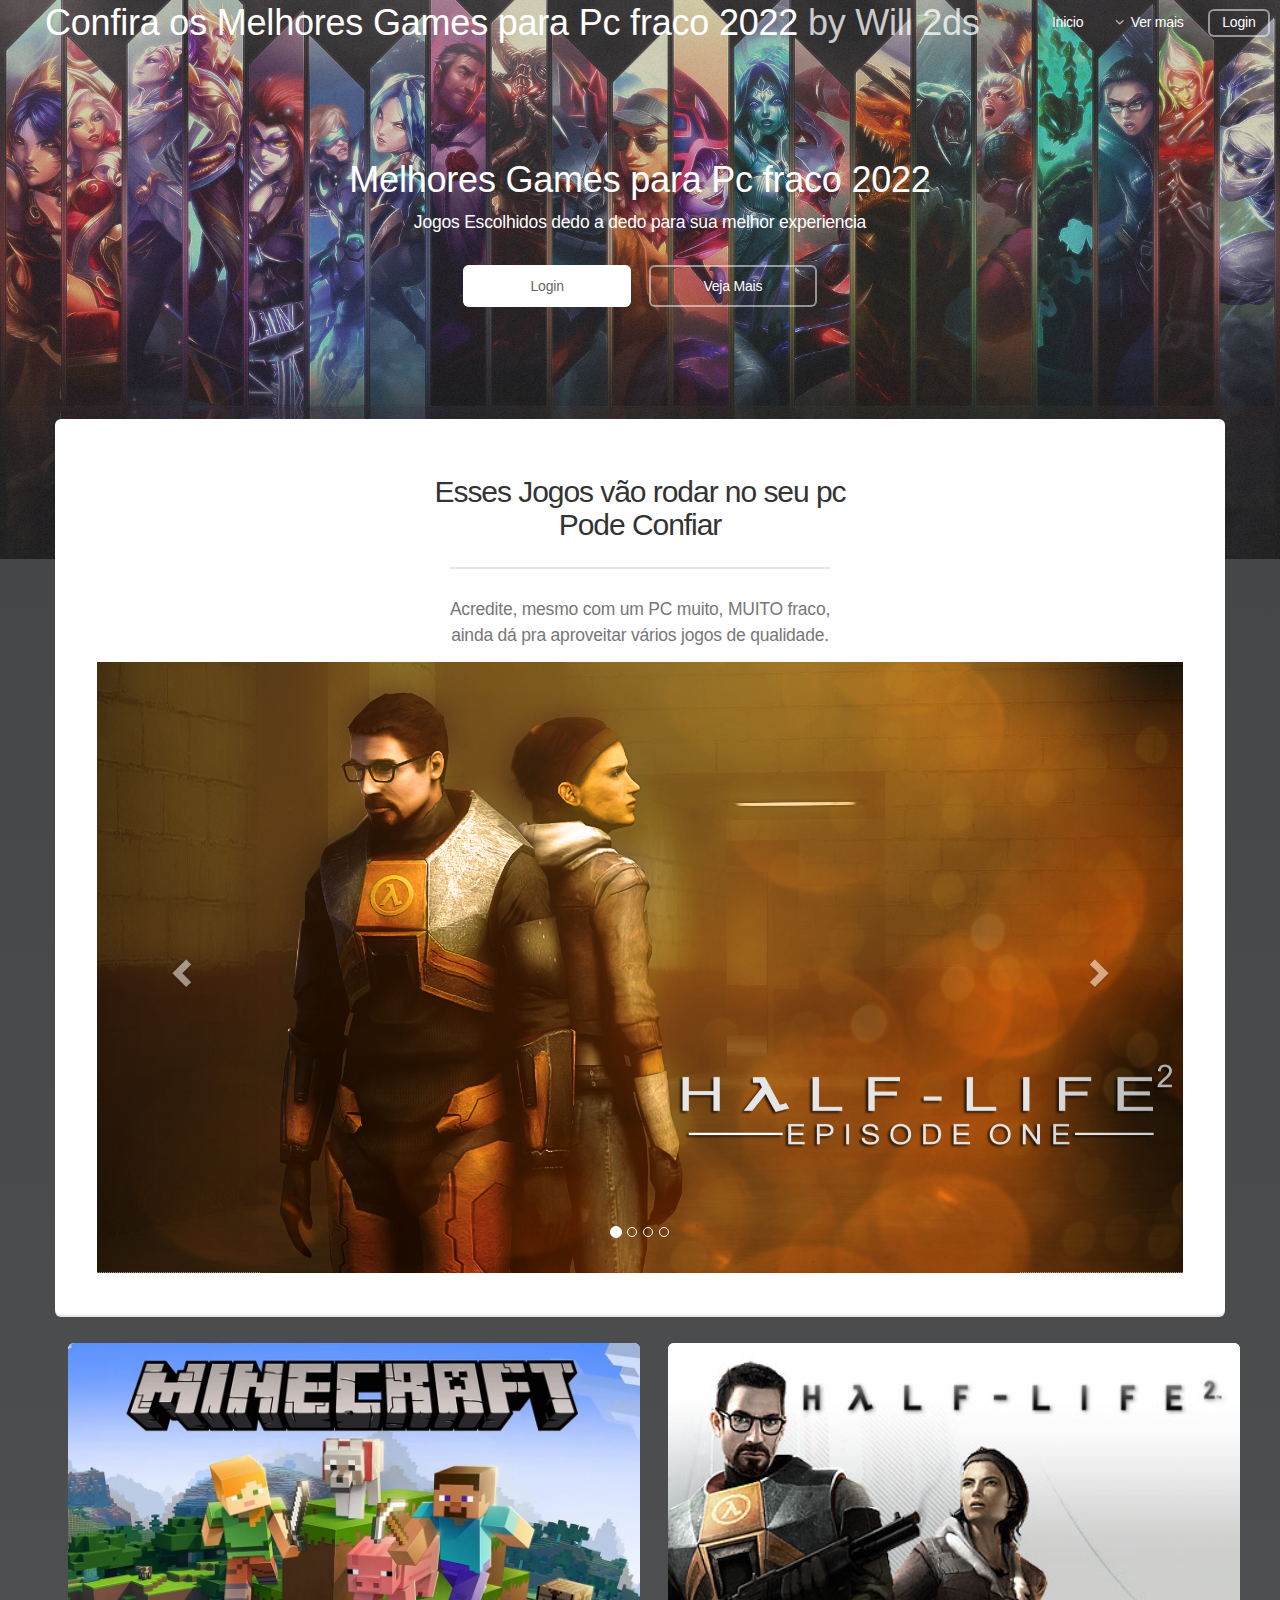
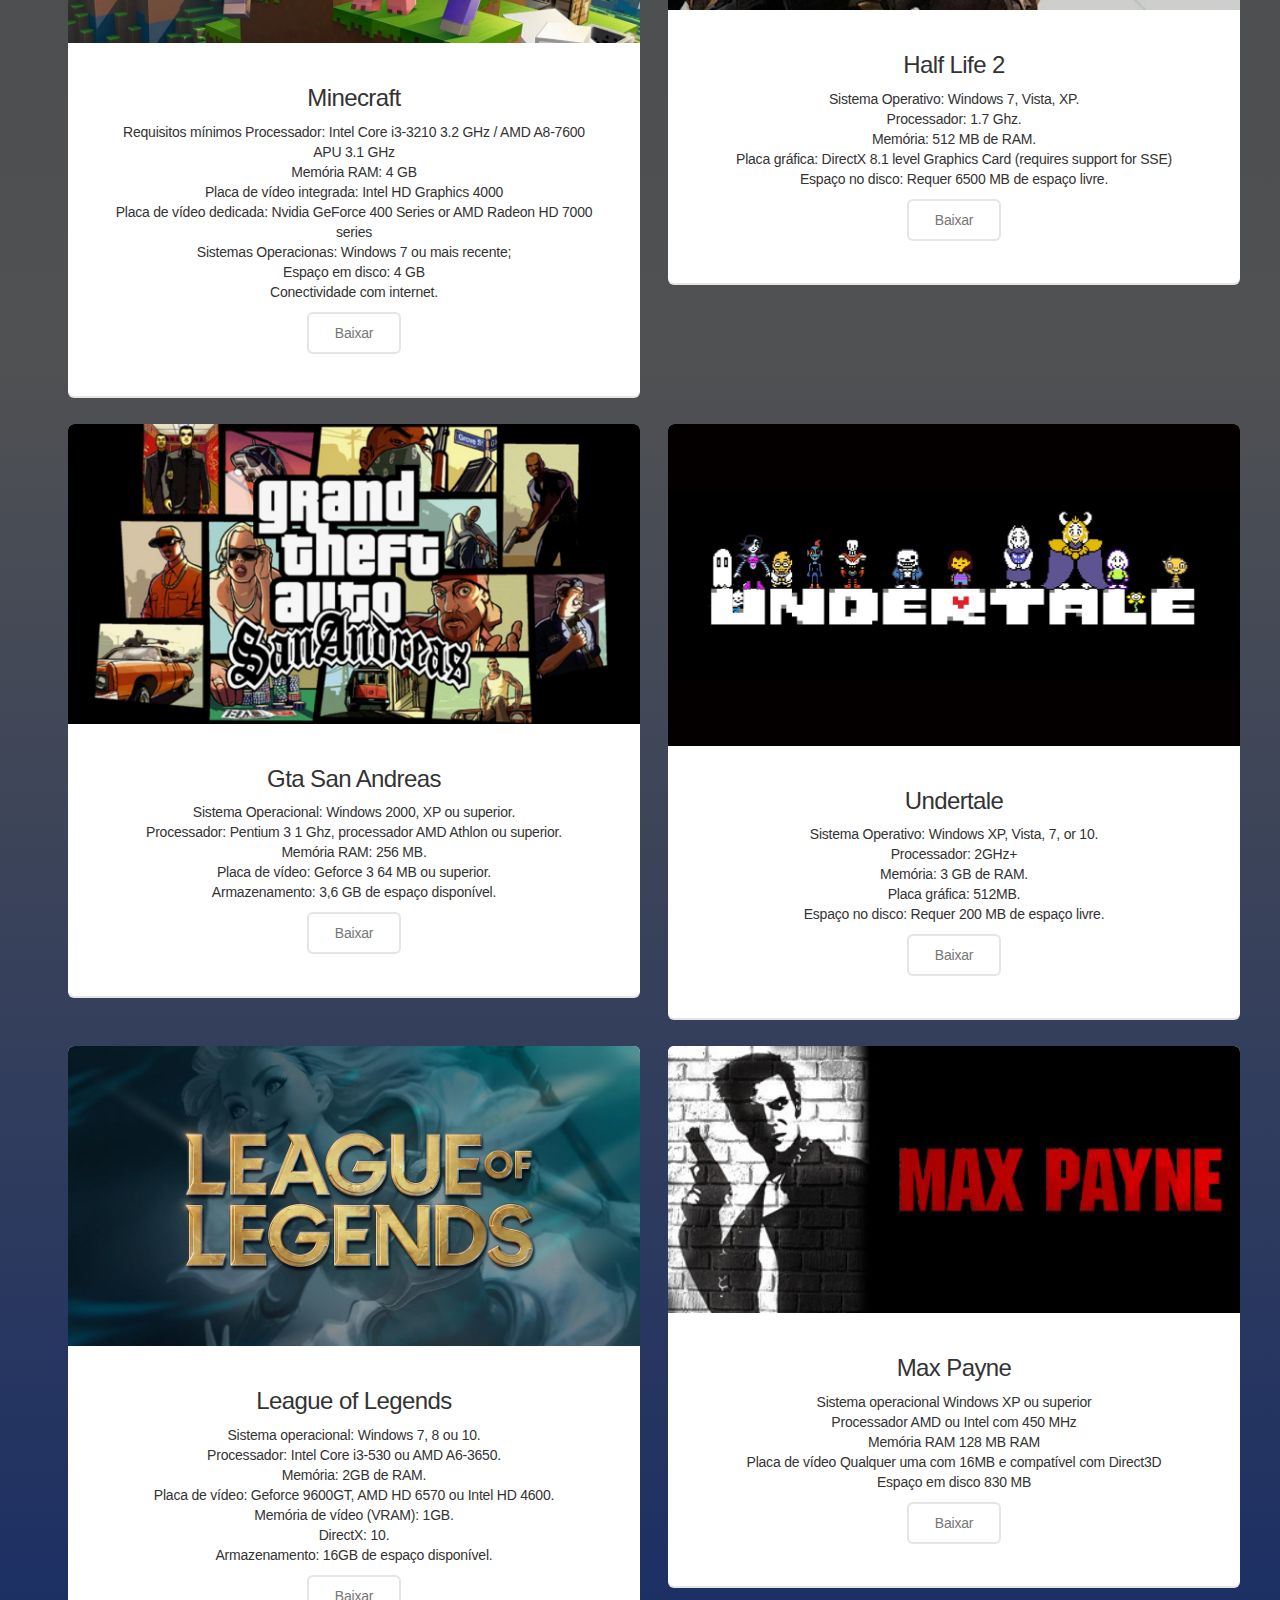
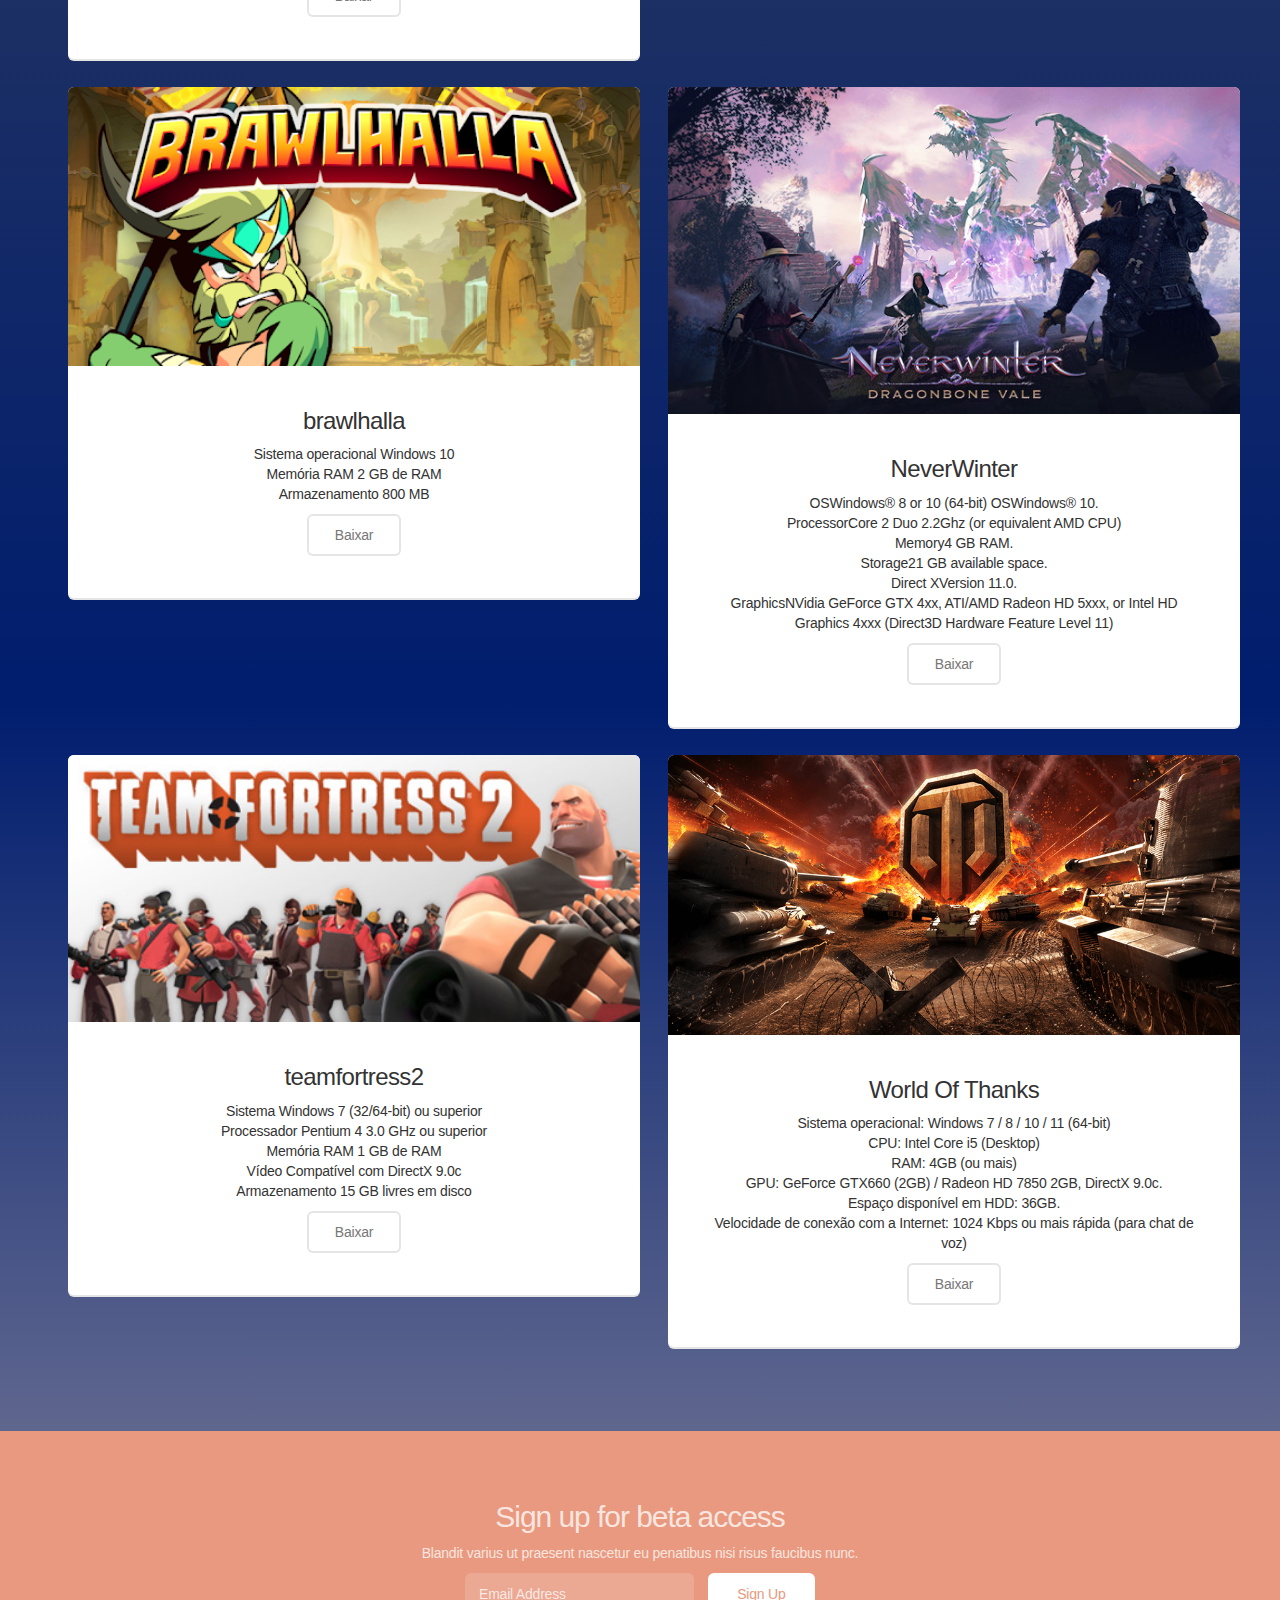
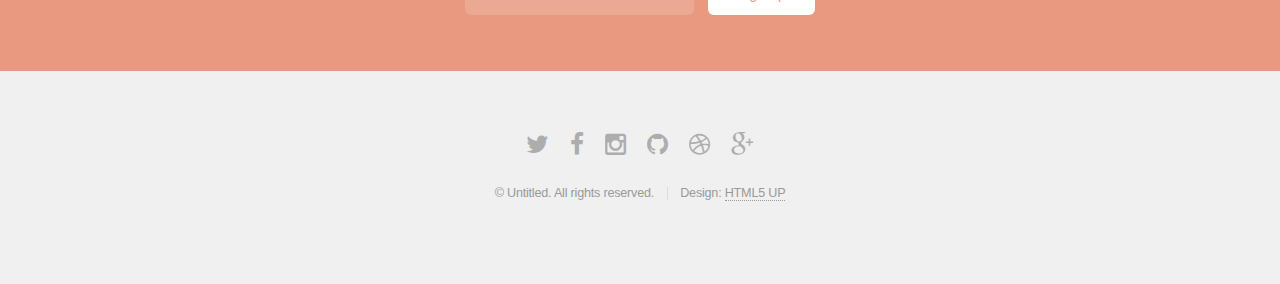
<file: index.html>
<!DOCTYPE HTML>
<!--
	Alpha by HTML5 UP
	html5up.net | @n33co
	Free for personal and commercial use under the CCA 3.0 license (html5up.net/license)
-->
<html>
<head>
	<title>Os melhores Games para Pc fraco</title>
	<meta http-equiv="content-type" content="text/html; charset=utf-8" />
	<meta name="description" content="" />
	<meta name="keywords" content="" />
	<!--[if lte IE 8]><script src="css/ie/html5shiv.js"></script><![endif]-->

	

	<script src="js/jquery.min.js"></script>
	<script src="js/jquery.dropotron.min.js"></script>
	<script src="js/jquery.scrollgress.min.js"></script>
	<script src="js/skel.min.js"></script>
	<script src="js/skel-layers.min.js"></script>
	<script src="js/init.js"></script>
	
	
	<link rel="stylesheet" href="http://maxcdn.bootstrapcdn.com/bootstrap/3.3.4/css/bootstrap.min.css">
	<script src="https://ajax.googleapis.com/ajax/libs/jquery/1.11.1/jquery.min.js"></script>
	<script src="http://maxcdn.bootstrapcdn.com/bootstrap/3.3.4/js/bootstrap.min.js"></script>
	<style>
	.carousel-inner > .item > img,
	.carousel-inner > .item > a > img {
		width: 100%;
		margin: auto;
	}
	</style>

	<noscript>
		<link rel="stylesheet" href="css/skel.css" />
		<link rel="stylesheet" href="css/style.css" />
		<link rel="stylesheet" href="css/style-wide.css" />
	</noscript>

	<!--[if lte IE 8]><link rel="stylesheet" href="css/ie/v8.css" /><![endif]-->
</head>
	<body class="landing">

		<!-- Header -->
			<header id="header" class="alt">
				<h1><a href="index.html">Confira os Melhores Games para Pc fraco 2022</a> by Will 2ds</h1>
				<nav id="nav">
					<ul>
						<li><a href="index.html">Inicio</a></li>
						<li>
							<a href="" class="icon fa-angle-down">Ver mais</a>
							<ul>
								<li><a href="generic.html">Jogo da Semana</a></li>
								<li><a href="contact.html">Sugestões</a></li>
								<li><a href="elements.html">Detalhes sobre os jogos</a></li>
								<li>
									<a href="">Onde Baixar?</a>
									<ul>
										<li><a href="#">Steam</a></li>
										<li><a href="#">Steam Verde</a></li>
										<li><a href="#">Steam Vermelha</a></li>
										<li><a href="#">Epic Games</a></li>
									</ul>
								</li>
							</ul>
						</li>
						<li><a href="teste.html" class="button">Login</a></li>
					</ul>
				</nav>
			</header>

		<!-- Banner -->
			<section id="banner">
				<h1>Melhores Games para Pc fraco 2022</h1>
				<p>Jogos Escolhidos dedo a dedo para sua melhor experiencia</p>
				<ul class="actions">
					<li><a href="teste.html" class="button special">Login</a></li>
					<li><a href="#" class="button">Veja Mais</a></li>
				</ul>
			</section>

		<!-- Main -->
			<section id="main" class="container">

				<section class="box special">
					<header class="major">
						<h2>
							Esses Jogos vão rodar no seu pc
							<br />
							Pode Confiar
						</h2>
						<p>
							Acredite, mesmo com um PC muito, MUITO fraco,<br />
							ainda dá pra aproveitar vários jogos de qualidade.
						</p>
					</header>
					<!--colocar carrocel -->
					<div id="myCarousel" class="carousel slide" data-ride="carousel">
						<!-- Indicators -->
						<ol class="carousel-indicators">
							<li data-target="#myCarousel" data-slide-to="0" class="active"></li>
							<li data-target="#myCarousel" data-slide-to="1"></li>
							<li data-target="#myCarousel" data-slide-to="2"></li>
							<li data-target="#myCarousel" data-slide-to="3"></li>
						</ol>

						<!-- Wrapper for slides -->
						<div class="carousel-inner" role="listbox">
							<div class="item active">
								<a href="#" class="jojo"><img src="images/1.jpg" alt="" /></a>
								<div class="carousel-caption">

								</div>
							</div>

							<div class="item">
								<a href="#" class="kim"><img src="images/2.jpg" alt="" /></a>
								<div class="carousel-caption">

								</div>
							</div>


							<div class="item">
								<a href="#" class="pic08"><img src="images/3.jpg" alt="" /></a>
								<div class="carousel-caption">

								</div>
							</div>

							<div class="item">
								<a href="#" class="bnh"><img src="images/4.jpg" alt="" /></a>
								<div class="carousel-caption">

								</div>
							</div>
						</div>

						<!-- Left and right controls -->
						<a class="left carousel-control" href="#myCarousel" role="button" data-slide="prev">
							<span class="glyphicon glyphicon-chevron-left" aria-hidden="true"></span>
							<span class="sr-only">Previous</span>
						</a>
						<a class="right carousel-control" href="#myCarousel" role="button" data-slide="next">
							<span class="glyphicon glyphicon-chevron-right" aria-hidden="true"></span>
							<span class="sr-only">Next</span>
						</a>
					</div>
				</section>
				<!--Icones-->
				<div id="app">

				</div>
				<!--Primeira Parte-->
				<div class="row">
					<div class="6u 12u(narrower)">

						<section class="box special">
							<span class="image featured"><img src="images/pic02.jpg" alt="" /></span>
							<h3>Minecraft</h3>
							<p>
								Requisitos mínimos
								Processador: Intel Core i3-3210 3.2 GHz / AMD A8-7600 APU 3.1 GHz<br>
								Memória RAM: 4 GB<br>
								Placa de vídeo integrada: Intel HD Graphics 4000 <BR>
								Placa de vídeo dedicada: Nvidia GeForce 400 Series or AMD Radeon HD 7000 series<BR>
								Sistemas Operacionas: Windows 7 ou mais recente;<br>
								Espaço em disco: 4 GB<br>
								Conectividade com internet.
							</p>
							<ul class="actions">
								<li><a href="https://tlauncher.org/en/" class="button alt">Baixar</a></li>

							</ul>
						</section>

					</div>
					<div class="6u 12u(narrower)">

						<section class="box special">
							<span class="image featured"><img src="images/pic03.jpg" alt="" /></span>
							<h3>Half Life 2</h3>
							<p>
								Sistema Operativo: Windows 7, Vista, XP.<br>
								Processador: 1.7 Ghz.<br>
								Memória: 512 MB de RAM.<br>
								Placa gráfica: DirectX 8.1 level Graphics Card (requires support for SSE)<br>
								Espaço no disco: Requer 6500 MB de espaço livre.<br>
							</p>
							<ul class="actions">
								<li><a href="https://steamunlocked.net/47-half-life-2-free-game-download/" class="button alt">Baixar</a></li>
							</ul>
						</section>

					</div>
				</div>
				<!--segunda parte-->
				<div class="row">
					<div class="6u 12u(narrower)">


						<section class="box special">
							<span class="image featured"><img src="images/GTA-San-Andreas-Logo.png" alt="" /></span>
							<h3>Gta San Andreas</h3>
							<p>
								Sistema Operacional: Windows 2000, XP ou superior.<br>
								Processador: Pentium 3 1 Ghz, processador AMD Athlon ou superior.<br>
								Memória RAM: 256 MB.<br>
								Placa de vídeo: Geforce 3 64 MB ou superior.<br>
								Armazenamento: 3,6 GB de espaço disponível.<br>
							</p>
							<ul class="actions">
								<li><a href="https://steamunlocked.net/47-grand-theft-auto-san-andreas-free-pc-download/" class="button alt">Baixar</a></li>
							</ul>
						</section>

					</div>
					<div class="6u 12u(narrower)">
						<section class="box special">
							<span class="image featured"><img src="images/Undertale.jpg" alt="" /></span>
							<h3>Undertale</h3>
							<p>
								Sistema Operativo: Windows XP, Vista, 7, or 10.<br>
								Processador: 2GHz+<br>
								Memória: 3 GB de RAM.<br>
								Placa gráfica: 512MB.<br>
								Espaço no disco: Requer 200 MB de espaço livre.<br>
							</p>
							<ul class="actions">
								<li><a href="https://steamunlocked.net/10-undertale-free-download/" class="button alt">Baixar</a></li>
							</ul>
						</section>

					</div>
				</div>
				<!--Terceira parte-->
				<div class="row">
					<div class="6u 12u(narrower)">
						<section class="box special">
							<span class="image featured"><img src="images/lol.jpg" alt="" /></span>
							<h3>League of Legends</h3>
							<p>
								Sistema operacional: Windows 7, 8 ou 10.<br>
								Processador: Intel Core i3-530 ou AMD A6-3650.<br>
								Memória: 2GB de RAM.<br>
								Placa de vídeo: Geforce 9600GT, AMD HD 6570 ou Intel HD 4600.<br>
								Memória de vídeo (VRAM): 1GB.<br>
								DirectX: 10.<br>
								Armazenamento: 16GB de espaço disponível.<br>
							</p>
							<ul class="actions">
								<li><a href="https://signup.leagueoflegends.com/pt-br/signup/redownload" class="button alt">Baixar</a></li>
							</ul>
						</section>

					</div>
					<div class="6u 12u(narrower)">
						<section class="box special">
							<span class="image featured"><img src="images/maxpayne.jpg" alt="" /></span>
							<h3>Max Payne</h3>
							<p>
								Sistema operacional	Windows XP ou superior<br>
								Processador	AMD ou Intel com 450 MHz<br>
								Memória RAM	128 MB RAM<br>
								Placa de vídeo	Qualquer uma com 16MB e compatível com Direct3D<br>
								Espaço em disco	830 MB<br>

							</p>
							<ul class="actions">
								<li><a href="https://steamunlocked.net/max-payne-free-download/" class="button alt">Baixar</a></li>
							</ul>
						</section>

					</div>
				</div>
				<!--Quarta Pagina-->
				<div class="row">
					<div class="6u 12u(narrower)">
						<section class="box special">
							<span class="image featured"><img src="images/brawlhalla.png" alt="" /></span>
							<h3>brawlhalla</h3>
							<p>

								Sistema operacional	Windows 10<br />
								Memória RAM	2 GB de RAM	<br />
								Armazenamento	800 MB	<br />
							</p>
							<ul class="actions">
								<li><a href="https://store.steampowered.com/app/291550/Brawlhalla/" class="button alt">Baixar</a></li>
							</ul>
						</section>

					</div>
					<div class="6u 12u(narrower)">
						<section class="box special">
							<span class="image featured"><img src="images/neverwinter.jpg" alt="" /></span>
							<h3>NeverWinter</h3>
							<p>
								OSWindows® 8 or 10 (64-bit) OSWindows® 10.<br />
								ProcessorCore 2 Duo 2.2Ghz (or equivalent AMD CPU)<br />
								Memory4 GB RAM.<br />
								Storage21 GB available space.<br />
								Direct XVersion 11.0.<br />
								GraphicsNVidia GeForce GTX 4xx, ATI/AMD Radeon HD 5xxx, or Intel HD Graphics 4xxx (Direct3D Hardware Feature Level 11)<br />

							</p>
							<ul class="actions">
								<li><a href="https://steamunlocked.net/neverwinter-nights-enhanced-edition-free-download/" class="button alt">Baixar</a></li>
							</ul>
						</section>

					</div>
				</div>
				<!--Quinta Parte-->
				<div class="row">
					<div class="6u 12u(narrower)">
						<section class="box special">
							<span class="image featured"><img src="images/teamfortress2.jpg" alt="" /></span>
							<h3>teamfortress2</h3>
							<p>
								Sistema	Windows 7 (32/64-bit) ou superior<br />
								Processador	Pentium 4 3.0 GHz ou superior<br />
								Memória RAM	1 GB de RAM<br />
								Vídeo	Compatível com DirectX 9.0c<br />
								Armazenamento	15 GB livres em disco<br />
							</p>
							<ul class="actions">
								<li><a href="https://store.steampowered.com/app/440/Team_Fortress_2/" class="button alt">Baixar</a></li>
							</ul>
						</section>

					</div>
					<div class="6u 12u(narrower)">
						<section class="box special">
							<span class="image featured"><img src="images/world of thanks.png" alt="" /></span>
							<h3>World Of Thanks</h3>
							<p>
								Sistema operacional: Windows 7 / 8 / 10 / 11 (64-bit)<br />
								CPU: Intel Core i5 (Desktop)<br />
								RAM: 4GB (ou mais)<br />
								GPU: GeForce GTX660 (2GB) / Radeon HD 7850 2GB, DirectX 9.0c.<br />
								Espaço disponível em HDD: 36GB.<br />
								Velocidade de conexão com a Internet: 1024 Kbps ou mais rápida (para chat de voz)<br />

							</p>
							<ul class="actions">
								<li><a href="https://join.worldoftanks.com/1645722485/pt_br/?pub_id=wot_ong_com_br_g_s-b_acq_kw_pt__pt_world_of_tanks&xid_source=google&xid_medium=cpc&xid_network=g&xid_campaign_id=889249658&xid_adgroup_id=58769156315&xid_ad_id=590469486877&xid_target_id=aud-669063300905%3Akwd-19594335510&xid_keyword=world%20of%20tanks&xid_placement=&xid_device_type=c&xid_position=&xid_region=9100596&xid_position_type=-&xid_target=&xid_feeditemid=&xid_matchtype=e&xid_clickid=Cj0KCQjwhLKUBhDiARIsAMaTLnETXbk1dVPa8xxskNqtF_fQf8ogGFHSa6fTb7BtEFXKZb_Nhuj6I4caAm8bEALw_wcB&url=https%3A%2F%2Fjoin.worldoftanks.com%2F1648131347%2Fpt_br%2F&gclid=Cj0KCQjwhLKUBhDiARIsAMaTLnETXbk1dVPa8xxskNqtF_fQf8ogGFHSa6fTb7BtEFXKZb_Nhuj6I4caAm8bEALw_wcB&sid=SID-ol2RvxY-l88MBaqVQQ5cY8nqfofMfkB-zIehG2yNajB_cHQz2VBjQOFIRydfNMJTyVuXLHPxo1fahW3M_a7H_lHjSv3Tu4QNPr22menPN3gvj9RVkWLMIJ03nor2Zh9zqcWvvw21Vi8ur3gPcatIcVQrw&enctid=ck86lvwmqtl6&lpsn=WOT%20WW%20LMS%20AB-ACQ%20Febriary2022%20WOTHQ-2597&foris=1&teclient=1653414736322147007&utm_source=sem_brand&utm_medium=paid-search&utm_campaign=bn-google-br-wot-brand&utm_content=wot_ong_com_br_g_s-b_acq_kw_pt__pt_world_of_tanks" class="button alt">Baixar</a></li>
							</ul>
						</section>

					</div>
				</div>
			</section>

		<!-- CTA -->
			<section id="cta">

				<h2>Sign up for beta access</h2>
				<p>Blandit varius ut praesent nascetur eu penatibus nisi risus faucibus nunc.</p>

				<form>
					<div class="row uniform 50%">
						<div class="8u 12u(mobilep)">
							<input type="email" name="email" id="email" placeholder="Email Address" />
						</div>
						<div class="4u 12u(mobilep)">
							<input type="submit" value="Sign Up" class="fit" />
						</div>
					</div>
				</form>

			</section>

		<!-- Footer -->
			<footer id="footer">
				<ul class="icons">
					<li><a href="#" class="icon fa-twitter"><span class="label">Twitter</span></a></li>
					<li><a href="#" class="icon fa-facebook"><span class="label">Facebook</span></a></li>
					<li><a href="#" class="icon fa-instagram"><span class="label">Instagram</span></a></li>
					<li><a href="#" class="icon fa-github"><span class="label">Github</span></a></li>
					<li><a href="#" class="icon fa-dribbble"><span class="label">Dribbble</span></a></li>
					<li><a href="#" class="icon fa-google-plus"><span class="label">Google+</span></a></li>
				</ul>
				<ul class="copyright">
					<li>&copy; Untitled. All rights reserved.</li><li>Design: <a href="http://html5up.net">HTML5 UP</a></li>
				</ul>
			</footer>

	</body>
</html>
</file>
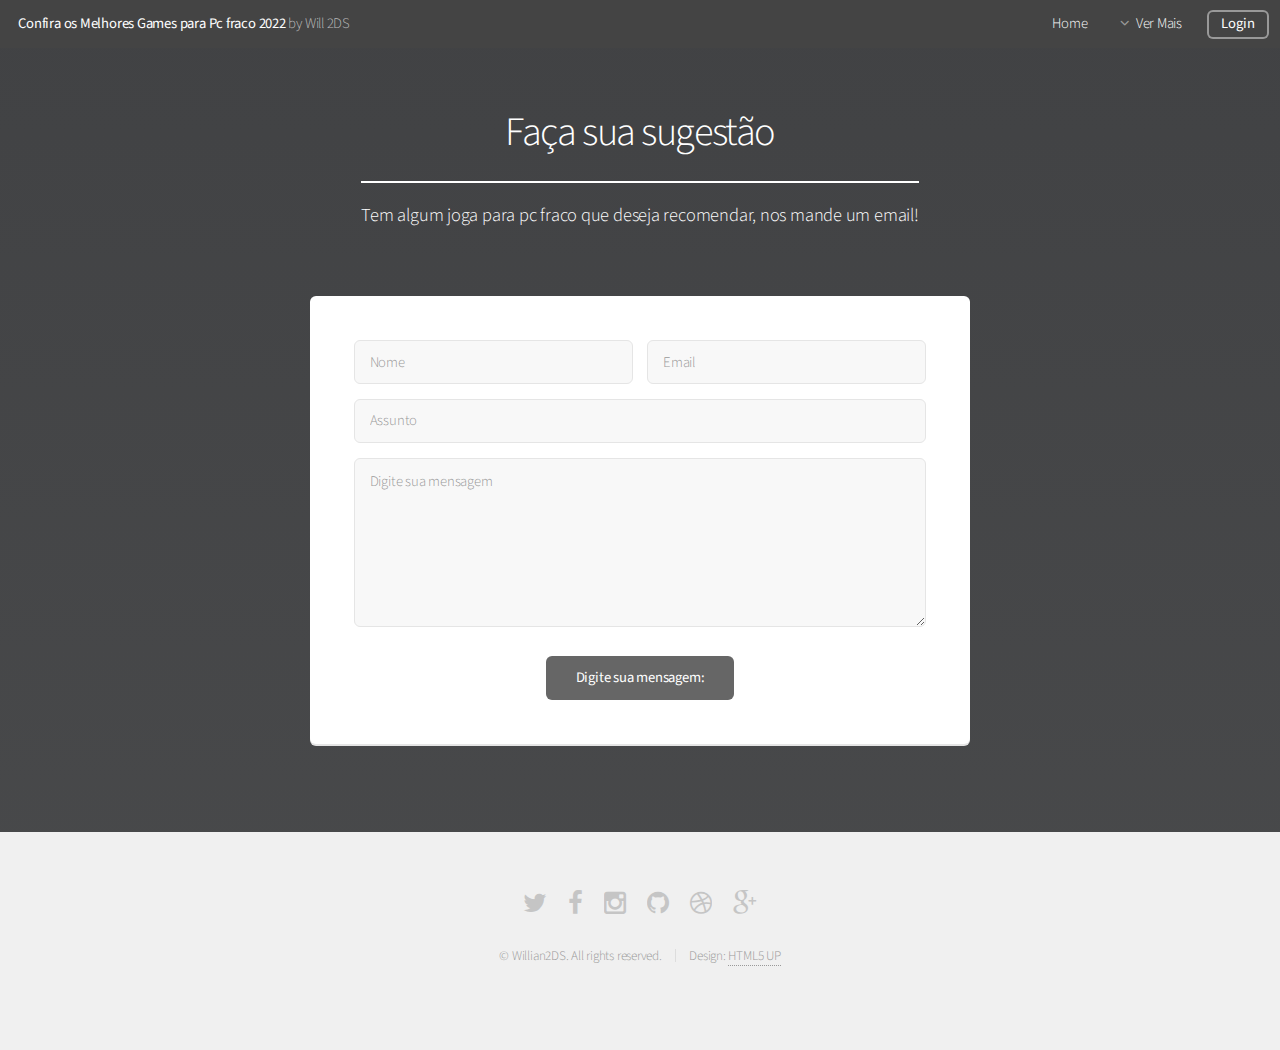
<file: contact.html>
<!DOCTYPE HTML>
<!--
	Alpha by HTML5 UP
	html5up.net | @n33co
	Free for personal and commercial use under the CCA 3.0 license (html5up.net/license)
-->
<html>
	<head>
		<title>Contact - Alpha by HTML5 UP</title>
		<meta http-equiv="content-type" content="text/html; charset=utf-8" />
		<meta name="description" content="" />
		<meta name="keywords" content="" />
		<!--[if lte IE 8]><script src="css/ie/html5shiv.js"></script><![endif]-->
		<script src="js/jquery.min.js"></script>
		<script src="js/jquery.dropotron.min.js"></script>
		<script src="js/jquery.scrollgress.min.js"></script>
		<script src="js/skel.min.js"></script>
		<script src="js/skel-layers.min.js"></script>
		<script src="js/init.js"></script>
		<noscript>
			<link rel="stylesheet" href="css/skel.css" />
			<link rel="stylesheet" href="css/style.css" />
			<link rel="stylesheet" href="css/style-wide.css" />
		</noscript>
		<!--[if lte IE 8]><link rel="stylesheet" href="css/ie/v8.css" /><![endif]-->
	</head>
	<body>

		<!-- Header -->
			<header id="header" class="skel-layers-fixed">
				<h1><a href="index.html">Confira os Melhores Games para Pc fraco 2022</a> by Will 2DS</h1>
				<nav id="nav">
					<ul>
						<li><a href="index.html">Home</a></li>
						<li>
							<a href="" class="icon fa-angle-down">Ver Mais</a>
							<ul>
								<li><a href="generic.html">Jogos da semana</a></li>
								<li><a href="contact.html">Sugestões</a></li>
								<li>
									<a href="">Onde Baixar?</a>
									<ul>
										<li><a href="#">Steam</a></li>
										<li><a href="#">Steam Verde</a></li>
										<li><a href="#">Steam Vermelha</a></li>
										<li><a href="#">Epic Games</a></li>
									</ul>
								</li>
							</ul>
						</li>
						<li><a href="#" class="button">Login</a></li>
					</ul>
				</nav>
			</header>

		<!-- Main -->
			<section id="main" class="container 75%">
				<header>
					<h2>Faça sua sugestão</h2>
					<p>Tem algum joga para pc fraco que deseja recomendar, nos mande um email!</p>
				</header>
				<div class="box">
					<form method="post" action="#">
						<div class="row uniform 50%">
							<div class="6u 12u(mobilep)">
								<input type="text" name="name" id="name" value="" placeholder="Nome" />
							</div>
							<div class="6u 12u(mobilep)">
								<input type="email" name="email" id="email" value="" placeholder="Email" />
							</div>
						</div>
						<div class="row uniform 50%">
							<div class="12u">
								<input type="text" name="subject" id="subject" value="" placeholder="Assunto" />
							</div>
						</div>
						<div class="row uniform 50%">
							<div class="12u">
								<textarea name="message" id="message" placeholder="Digite sua mensagem" rows="6"></textarea>
							</div>
						</div>
						<div class="row uniform">
							<div class="12u">
								<ul class="actions align-center">
									<li><input type="submit" value="Digite sua mensagem:" /></li>
								</ul>
							</div>
						</div>
					</form>
				</div>
			</section>

		<!-- Footer -->
			<footer id="footer">
				<ul class="icons">
					<li><a href="#" class="icon fa-twitter"><span class="label">Twitter</span></a></li>
					<li><a href="#" class="icon fa-facebook"><span class="label">Facebook</span></a></li>
					<li><a href="#" class="icon fa-instagram"><span class="label">Instagram</span></a></li>
					<li><a href="#" class="icon fa-github"><span class="label">Github</span></a></li>
					<li><a href="#" class="icon fa-dribbble"><span class="label">Dribbble</span></a></li>
					<li><a href="#" class="icon fa-google-plus"><span class="label">Google+</span></a></li>
				</ul>
				<ul class="copyright">
					<li>&copy; Willian2DS. All rights reserved.</li><li>Design: <a href="http://html5up.net">HTML5 UP</a></li>
				</ul>
			</footer>

	</body>
</html>
</file>
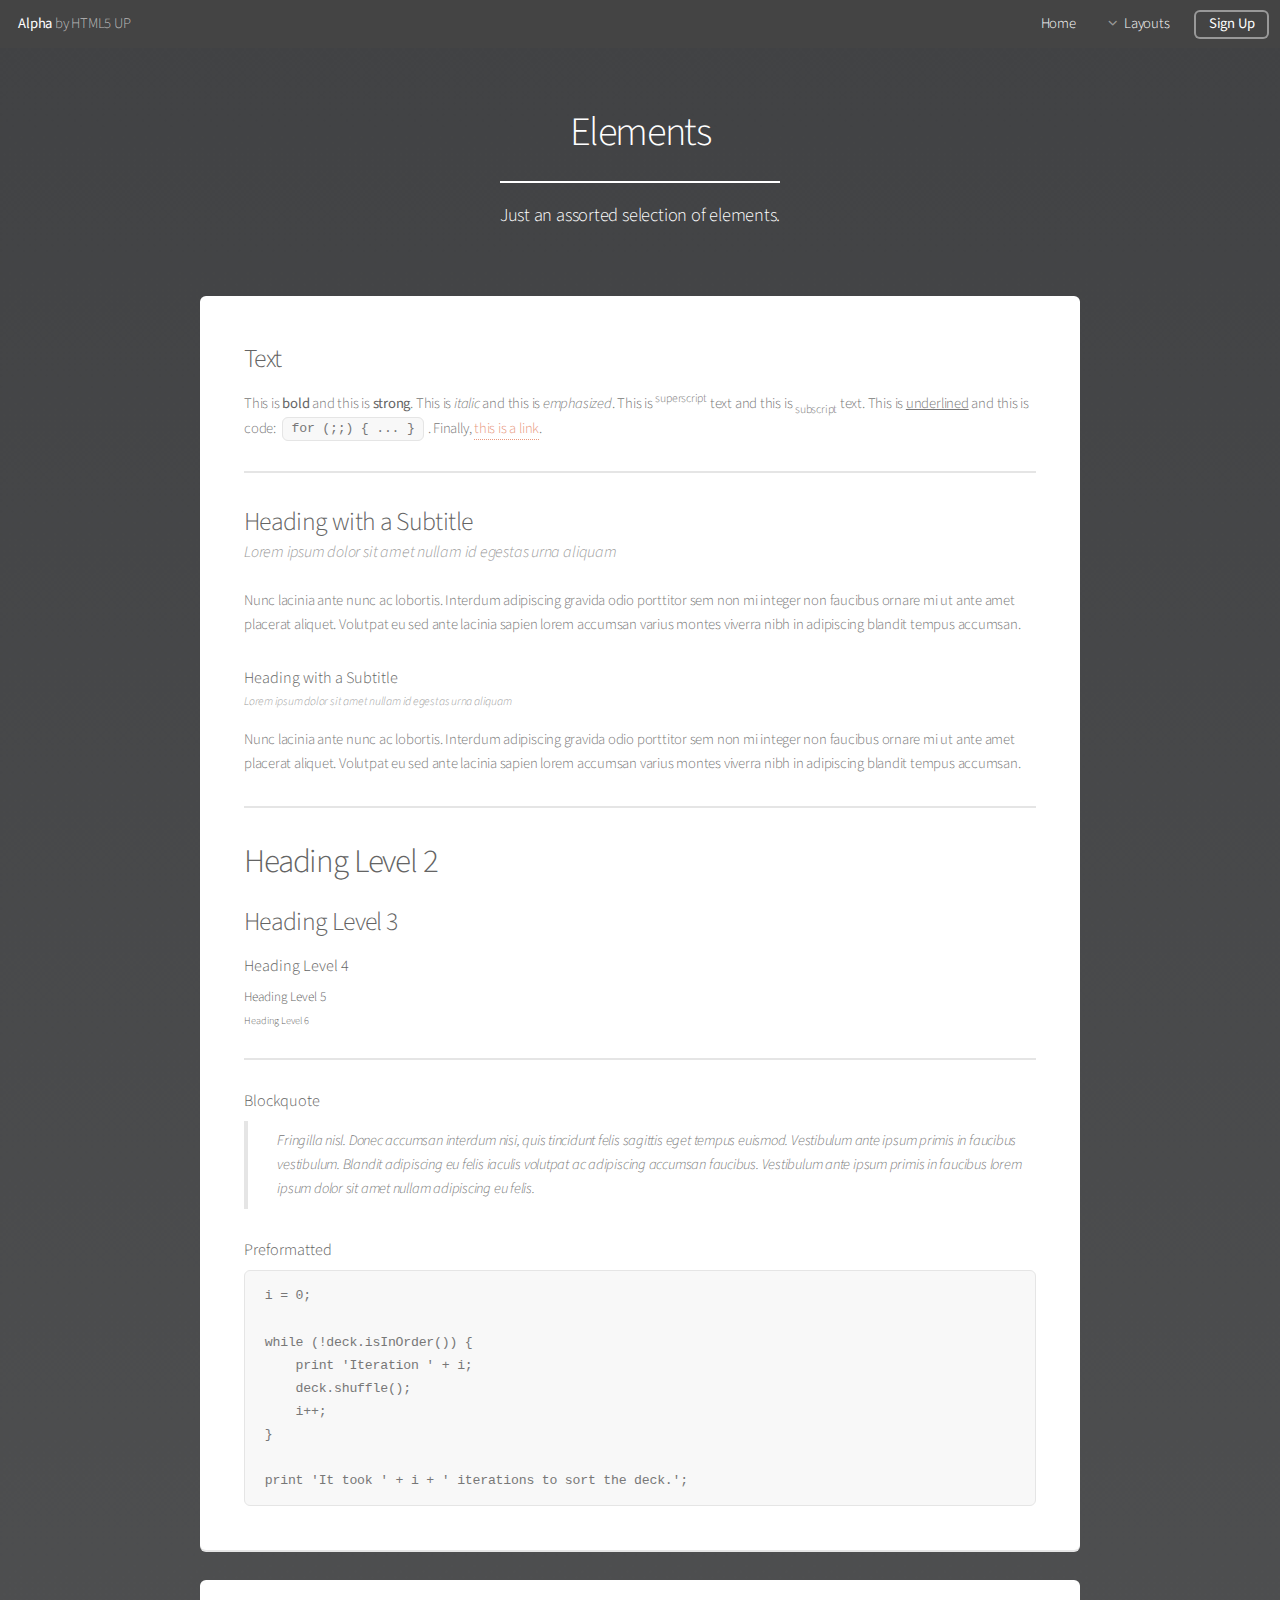
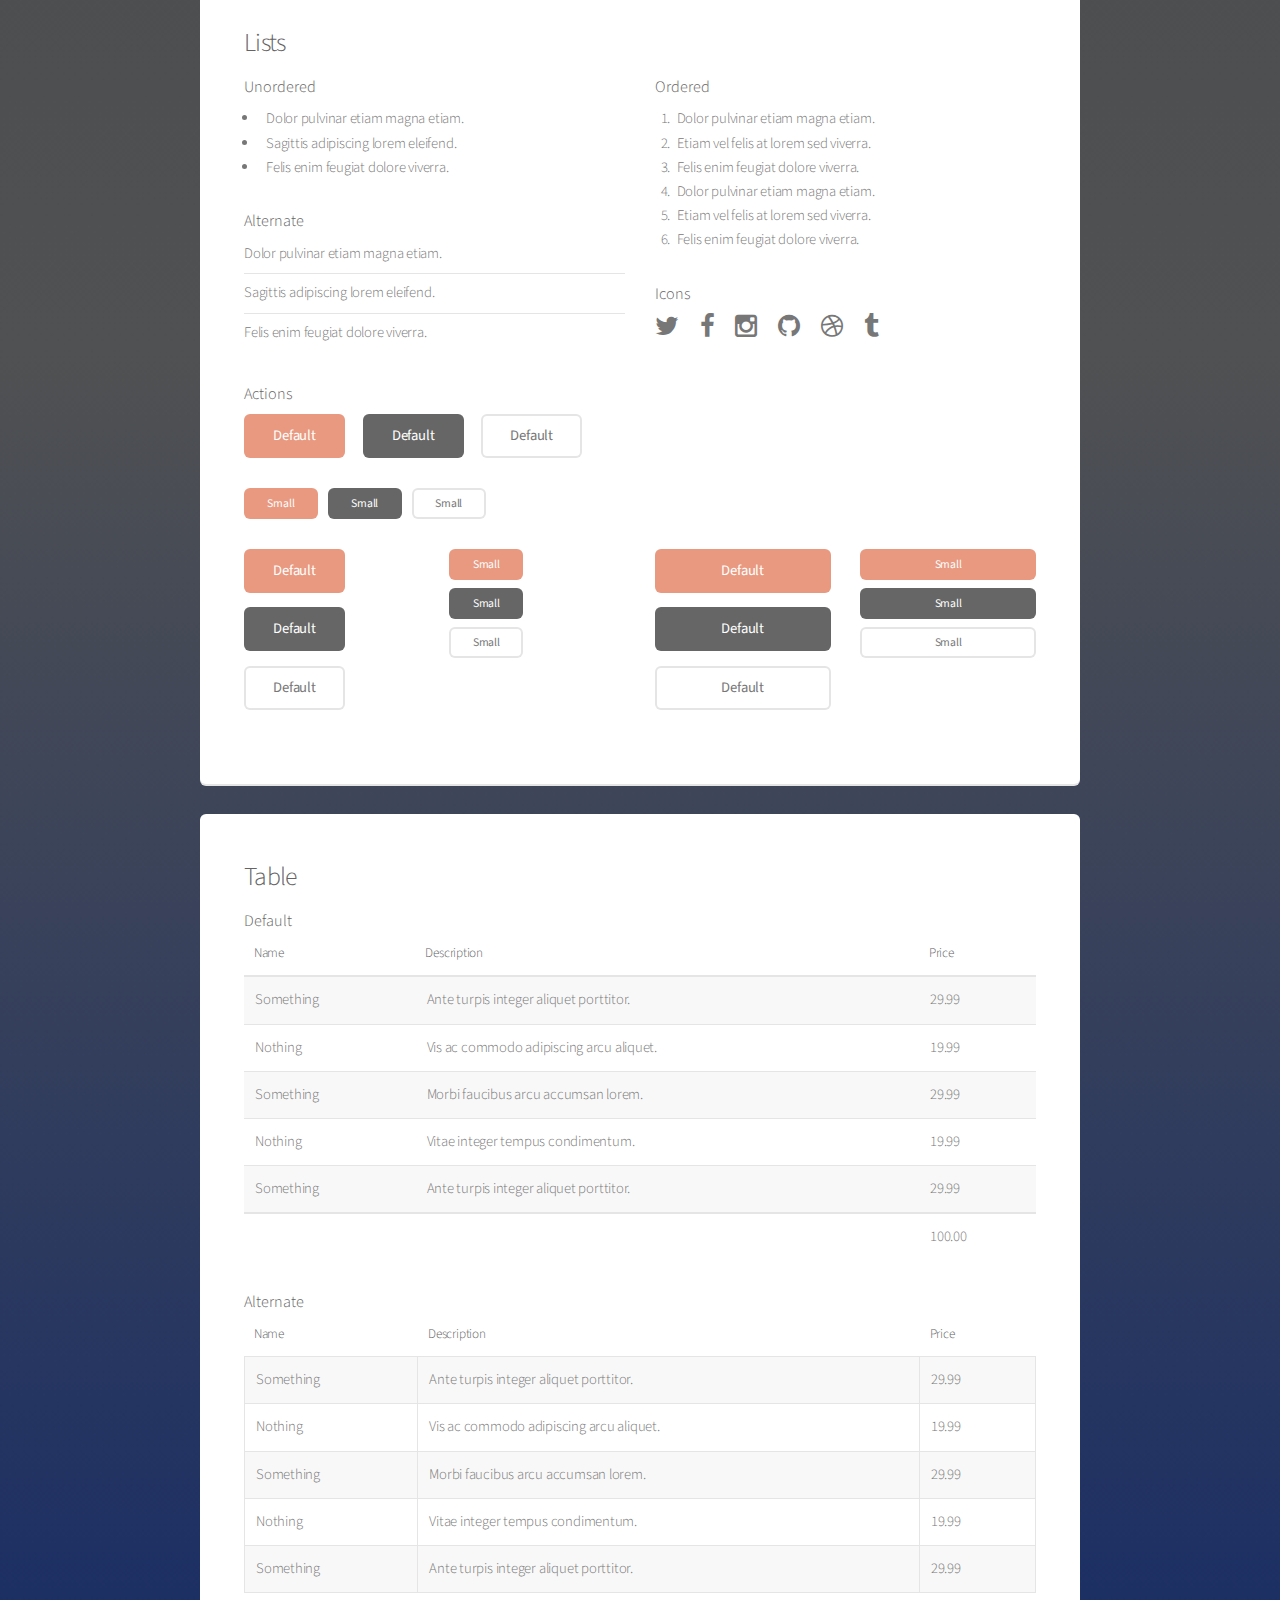
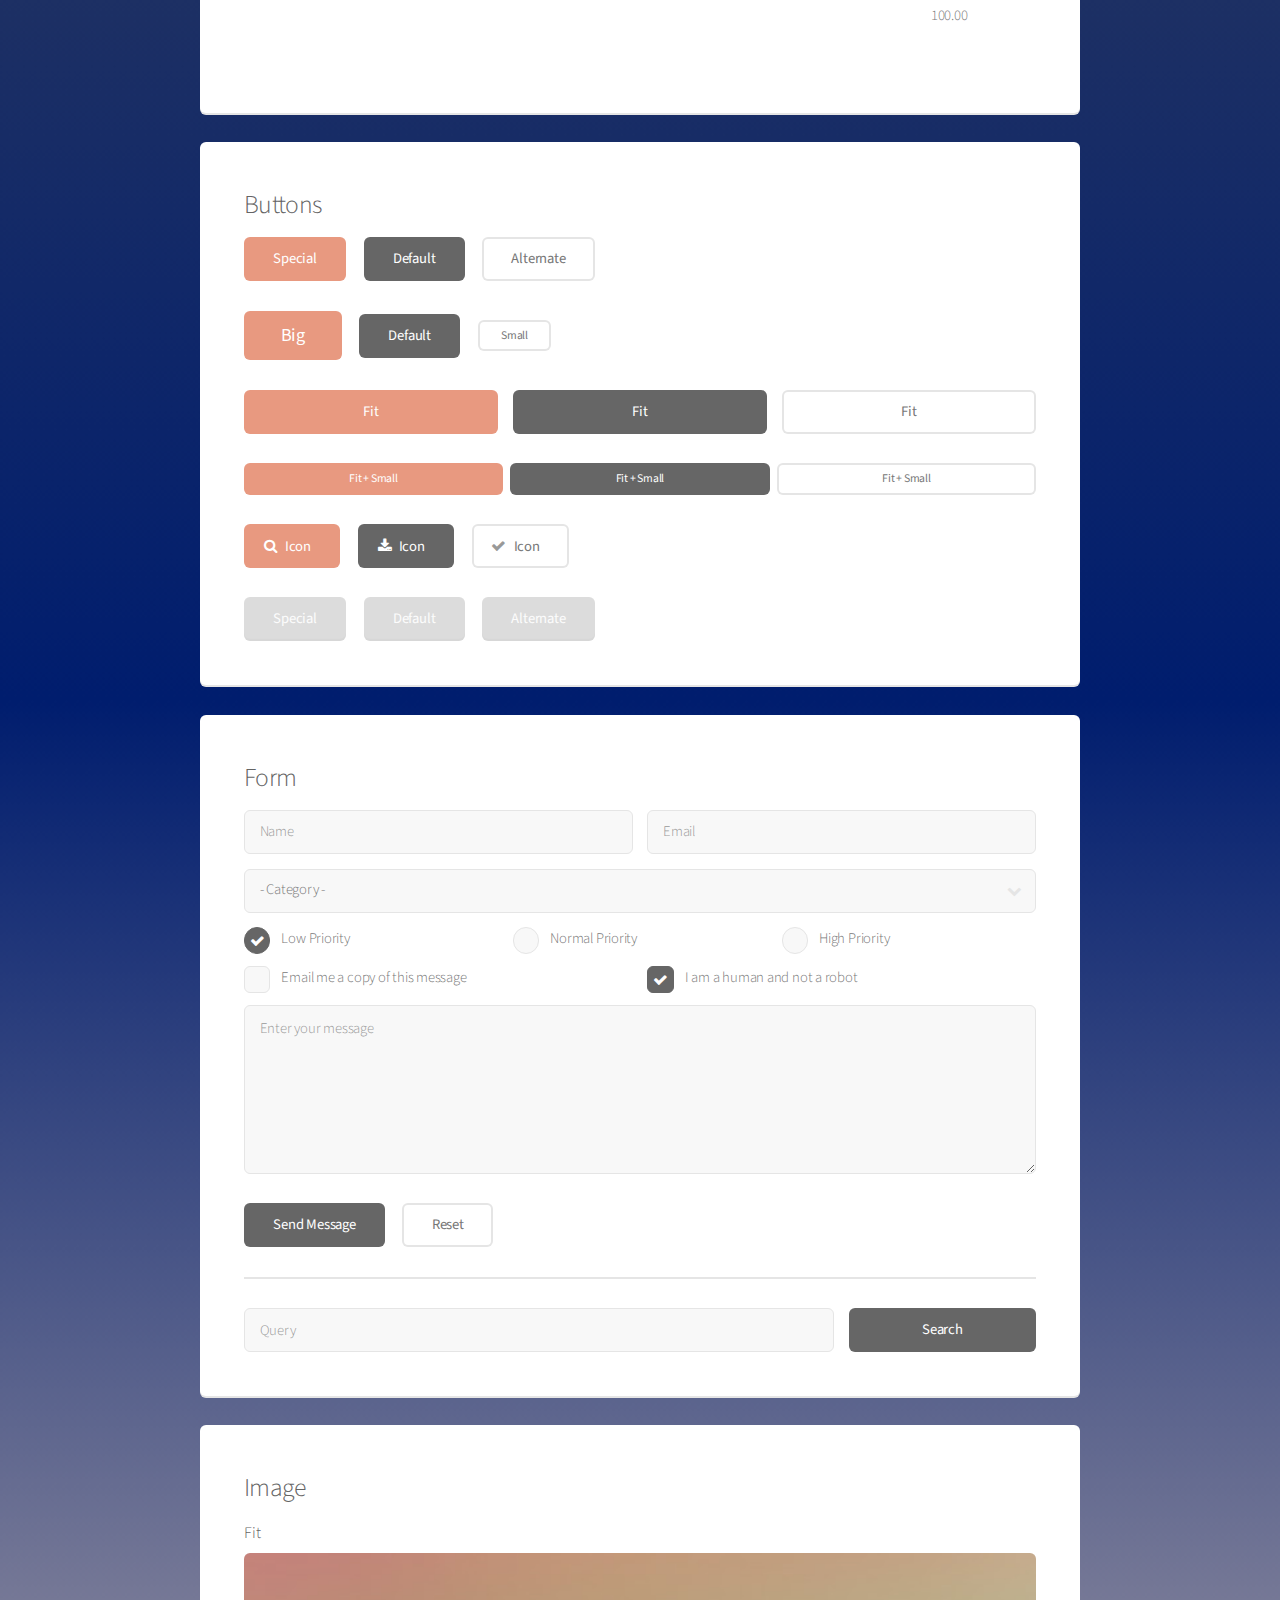
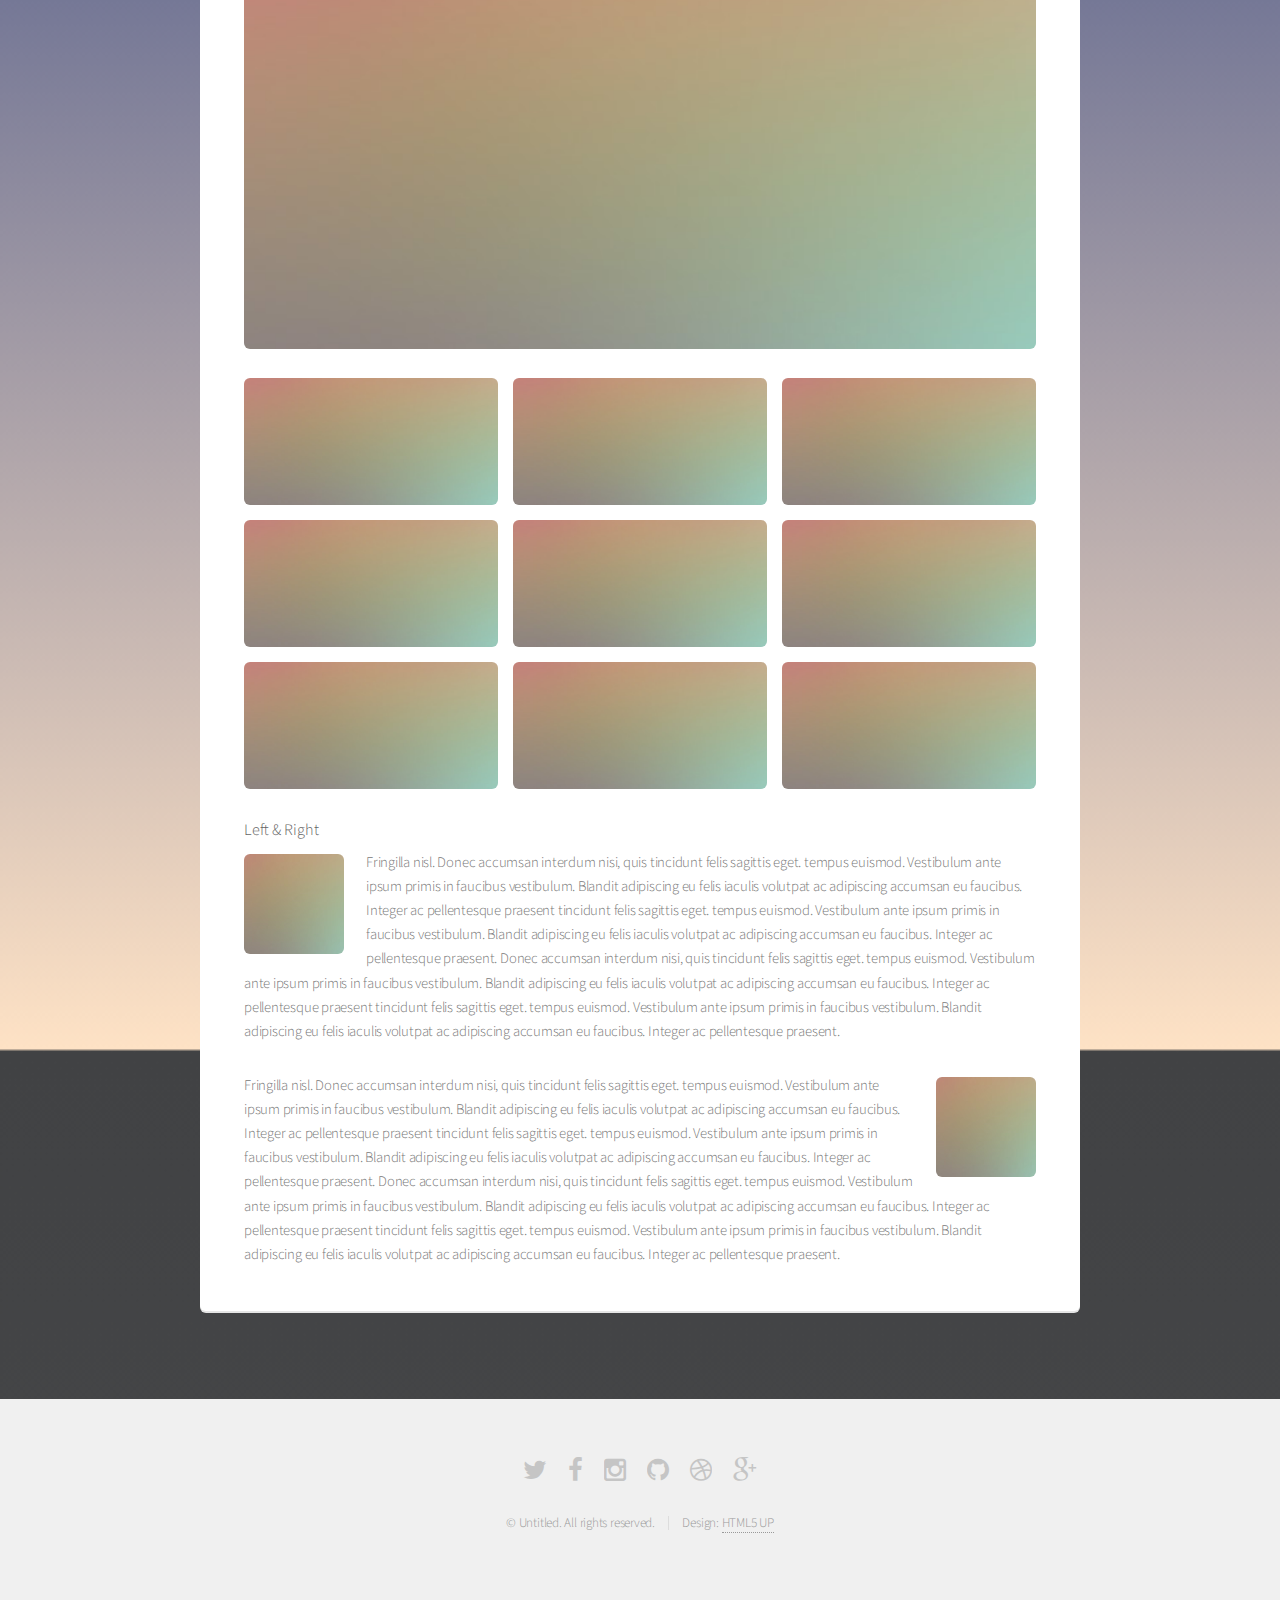
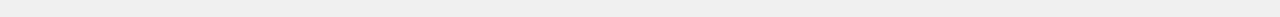
<file: elements.html>
<!DOCTYPE HTML>
<!--
	Alpha by HTML5 UP
	html5up.net | @n33co
	Free for personal and commercial use under the CCA 3.0 license (html5up.net/license)
-->
<html>
	<head>
		<title>Elements - Alpha by HTML5 UP</title>
		<meta http-equiv="content-type" content="text/html; charset=utf-8" />
		<meta name="description" content="" />
		<meta name="keywords" content="" />
		<!--[if lte IE 8]><script src="css/ie/html5shiv.js"></script><![endif]-->
		<script src="js/jquery.min.js"></script>
		<script src="js/jquery.dropotron.min.js"></script>
		<script src="js/jquery.scrollgress.min.js"></script>
		<script src="js/skel.min.js"></script>
		<script src="js/skel-layers.min.js"></script>
		<script src="js/init.js"></script>
		<noscript>
			<link rel="stylesheet" href="css/skel.css" />
			<link rel="stylesheet" href="css/style.css" />
			<link rel="stylesheet" href="css/style-wide.css" />
		</noscript>
		<!--[if lte IE 8]><link rel="stylesheet" href="css/ie/v8.css" /><![endif]-->
	</head>
	<body>

		<!-- Header -->
			<header id="header" class="skel-layers-fixed">
				<h1><a href="index.html">Alpha</a> by HTML5 UP</h1>
				<nav id="nav">
					<ul>
						<li><a href="index.html">Home</a></li>
						<li>
							<a href="" class="icon fa-angle-down">Layouts</a>
							<ul>
								<li><a href="generic.html">Generic</a></li>
								<li><a href="contact.html">Contact</a></li>
								<li><a href="elements.html">Elements</a></li>
								<li>
									<a href="">Submenu</a>
									<ul>
										<li><a href="#">Option One</a></li>
										<li><a href="#">Option Two</a></li>
										<li><a href="#">Option Three</a></li>
										<li><a href="#">Option Four</a></li>
									</ul>
								</li>
							</ul>
						</li>
						<li><a href="#" class="button">Sign Up</a></li>
					</ul>
				</nav>
			</header>

		<!-- Main -->
			<section id="main" class="container">
				<header>
					<h2>Elements</h2>
					<p>Just an assorted selection of elements.</p>
				</header>
				<div class="row">
					<div class="12u">

						<!-- Text -->
							<section class="box">
								<h3>Text</h3>
								<p>This is <b>bold</b> and this is <strong>strong</strong>. This is <i>italic</i> and this is <em>emphasized</em>.
								This is <sup>superscript</sup> text and this is <sub>subscript</sub> text.
								This is <u>underlined</u> and this is code: <code>for (;;) { ... }</code>. Finally, <a href="#">this is a link</a>.</p>

								<hr />

								<header>
									<h3>Heading with a Subtitle</h3>
									<p>Lorem ipsum dolor sit amet nullam id egestas urna aliquam</p>
								</header>
								<p>Nunc lacinia ante nunc ac lobortis. Interdum adipiscing gravida odio porttitor sem non mi integer non faucibus ornare mi ut ante amet placerat aliquet. Volutpat eu sed ante lacinia sapien lorem accumsan varius montes viverra nibh in adipiscing blandit tempus accumsan.</p>
								<header>
									<h4>Heading with a Subtitle</h4>
									<p>Lorem ipsum dolor sit amet nullam id egestas urna aliquam</p>
								</header>
								<p>Nunc lacinia ante nunc ac lobortis. Interdum adipiscing gravida odio porttitor sem non mi integer non faucibus ornare mi ut ante amet placerat aliquet. Volutpat eu sed ante lacinia sapien lorem accumsan varius montes viverra nibh in adipiscing blandit tempus accumsan.</p>

								<hr />

								<h2>Heading Level 2</h2>
								<h3>Heading Level 3</h3>
								<h4>Heading Level 4</h4>
								<h5>Heading Level 5</h5>
								<h6>Heading Level 6</h6>

								<hr />

								<h4>Blockquote</h4>
								<blockquote>Fringilla nisl. Donec accumsan interdum nisi, quis tincidunt felis sagittis eget tempus euismod. Vestibulum ante ipsum primis in faucibus vestibulum. Blandit adipiscing eu felis iaculis volutpat ac adipiscing accumsan faucibus. Vestibulum ante ipsum primis in faucibus lorem ipsum dolor sit amet nullam adipiscing eu felis.</blockquote>

								<h4>Preformatted</h4>
								<pre>i = 0;

while (!deck.isInOrder()) {
    print 'Iteration ' + i;
    deck.shuffle();
    i++;
}

print 'It took ' + i + ' iterations to sort the deck.';
</pre>
							</section>

					</div>
				</div>
				<div class="row">
					<div class="12u">

						<!-- Lists -->
							<section class="box">
								<h3>Lists</h3>
								<div class="row">
									<div class="6u 12u(mobilep)">

										<h4>Unordered</h4>
										<ul>
											<li>Dolor pulvinar etiam magna etiam.</li>
											<li>Sagittis adipiscing lorem eleifend.</li>
											<li>Felis enim feugiat dolore viverra.</li>
										</ul>

										<h4>Alternate</h4>
										<ul class="alt">
											<li>Dolor pulvinar etiam magna etiam.</li>
											<li>Sagittis adipiscing lorem eleifend.</li>
											<li>Felis enim feugiat dolore viverra.</li>
										</ul>

									</div>
									<div class="6u 12u(mobilep)">

										<h4>Ordered</h4>
										<ol>
											<li>Dolor pulvinar etiam magna etiam.</li>
											<li>Etiam vel felis at lorem sed viverra.</li>
											<li>Felis enim feugiat dolore viverra.</li>
											<li>Dolor pulvinar etiam magna etiam.</li>
											<li>Etiam vel felis at lorem sed viverra.</li>
											<li>Felis enim feugiat dolore viverra.</li>
										</ol>

										<h4>Icons</h4>
										<ul class="icons">
											<li><a href="#" class="icon fa-twitter"><span class="label">Twitter</span></a></li>
											<li><a href="#" class="icon fa-facebook"><span class="label">Facebook</span></a></li>
											<li><a href="#" class="icon fa-instagram"><span class="label">Instagram</span></a></li>
											<li><a href="#" class="icon fa-github"><span class="label">Github</span></a></li>
											<li><a href="#" class="icon fa-dribbble"><span class="label">Dribbble</span></a></li>
											<li><a href="#" class="icon fa-tumblr"><span class="label">Tumblr</span></a></li>
										</ul>

									</div>
								</div>

								<h4>Actions</h4>
								<ul class="actions">
									<li><a href="#" class="button special">Default</a></li>
									<li><a href="#" class="button">Default</a></li>
									<li><a href="#" class="button alt">Default</a></li>
								</ul>
								<ul class="actions small">
									<li><a href="#" class="button special small">Small</a></li>
									<li><a href="#" class="button small">Small</a></li>
									<li><a href="#" class="button alt small">Small</a></li>
								</ul>
								<div class="row">
									<div class="3u 6u(narrower) 12u$(mobilep)">
										<ul class="actions vertical">
											<li><a href="#" class="button special">Default</a></li>
											<li><a href="#" class="button">Default</a></li>
											<li><a href="#" class="button alt">Default</a></li>
										</ul>
									</div>
									<div class="3u 6u$(narrower) 12u$(mobilep)">
										<ul class="actions vertical small">
											<li><a href="#" class="button special small">Small</a></li>
											<li><a href="#" class="button small">Small</a></li>
											<li><a href="#" class="button alt small">Small</a></li>
										</ul>
									</div>
									<div class="3u 6u(narrower) 12u$(mobilep)">
										<ul class="actions vertical">
											<li><a href="#" class="button special fit">Default</a></li>
											<li><a href="#" class="button fit">Default</a></li>
											<li><a href="#" class="button alt fit">Default</a></li>
										</ul>
									</div>
									<div class="3u 6u$(narrower) 12u$(mobilep)">
										<ul class="actions vertical small">
											<li><a href="#" class="button special small fit">Small</a></li>
											<li><a href="#" class="button small fit">Small</a></li>
											<li><a href="#" class="button alt small fit">Small</a></li>
										</ul>
									</div>
								</div>
							</section>

					</div>
				</div>
				<div class="row">
					<div class="12u">

						<!-- Table -->
							<section class="box">
								<h3>Table</h3>

								<h4>Default</h4>
								<div class="table-wrapper">
									<table>
										<thead>
											<tr>
												<th>Name</th>
												<th>Description</th>
												<th>Price</th>
											</tr>
										</thead>
										<tbody>
											<tr>
												<td>Something</td>
												<td>Ante turpis integer aliquet porttitor.</td>
												<td>29.99</td>
											</tr>
											<tr>
												<td>Nothing</td>
												<td>Vis ac commodo adipiscing arcu aliquet.</td>
												<td>19.99</td>
											</tr>
											<tr>
												<td>Something</td>
												<td> Morbi faucibus arcu accumsan lorem.</td>
												<td>29.99</td>
											</tr>
											<tr>
												<td>Nothing</td>
												<td>Vitae integer tempus condimentum.</td>
												<td>19.99</td>
											</tr>
											<tr>
												<td>Something</td>
												<td>Ante turpis integer aliquet porttitor.</td>
												<td>29.99</td>
											</tr>
										</tbody>
										<tfoot>
											<tr>
												<td colspan="2"></td>
												<td>100.00</td>
											</tr>
										</tfoot>
									</table>
								</div>

								<h4>Alternate</h4>
								<div class="table-wrapper">
									<table class="alt">
										<thead>
											<tr>
												<th>Name</th>
												<th>Description</th>
												<th>Price</th>
											</tr>
										</thead>
										<tbody>
											<tr>
												<td>Something</td>
												<td>Ante turpis integer aliquet porttitor.</td>
												<td>29.99</td>
											</tr>
											<tr>
												<td>Nothing</td>
												<td>Vis ac commodo adipiscing arcu aliquet.</td>
												<td>19.99</td>
											</tr>
											<tr>
												<td>Something</td>
												<td> Morbi faucibus arcu accumsan lorem.</td>
												<td>29.99</td>
											</tr>
											<tr>
												<td>Nothing</td>
												<td>Vitae integer tempus condimentum.</td>
												<td>19.99</td>
											</tr>
											<tr>
												<td>Something</td>
												<td>Ante turpis integer aliquet porttitor.</td>
												<td>29.99</td>
											</tr>
										</tbody>
										<tfoot>
											<tr>
												<td colspan="2"></td>
												<td>100.00</td>
											</tr>
										</tfoot>
									</table>
								</div>
							</section>

					</div>
				</div>
				<div class="row">
					<div class="12u">

						<!-- Buttons -->
							<section class="box">
								<h3>Buttons</h3>
								<ul class="actions">
									<li><a href="#" class="button special">Special</a></li>
									<li><a href="#" class="button">Default</a></li>
									<li><a href="#" class="button alt">Alternate</a></li>
								</ul>
								<ul class="actions">
									<li><a href="#" class="button special big">Big</a></li>
									<li><a href="#" class="button">Default</a></li>
									<li><a href="#" class="button alt small">Small</a></li>
								</ul>
								<ul class="actions fit">
									<li><a href="#" class="button special fit">Fit</a></li>
									<li><a href="#" class="button fit">Fit</a></li>
									<li><a href="#" class="button alt fit">Fit</a></li>
								</ul>
								<ul class="actions fit small">
									<li><a href="#" class="button special fit small">Fit + Small</a></li>
									<li><a href="#" class="button fit small">Fit + Small</a></li>
									<li><a href="#" class="button alt fit small">Fit + Small</a></li>
								</ul>
								<ul class="actions">
									<li><a href="#" class="button special icon fa-search">Icon</a></li>
									<li><a href="#" class="button icon fa-download">Icon</a></li>
									<li><a href="#" class="button alt icon fa-check">Icon</a></li>
								</ul>
								<ul class="actions">
									<li><span class="button special disabled">Special</span></li>
									<li><span class="button disabled">Default</span></li>
									<li><span class="button alt disabled">Alternate</span></li>
								</ul>
							</section>

					</div>
				</div>
				<div class="row">
					<div class="12u">

						<!-- Form -->
							<section class="box">
								<h3>Form</h3>
								<form method="post" action="#">
									<div class="row uniform 50%">
										<div class="6u 12u(mobilep)">
											<input type="text" name="name" id="name" value="" placeholder="Name" />
										</div>
										<div class="6u 12u(mobilep)">
											<input type="email" name="email" id="email" value="" placeholder="Email" />
										</div>
									</div>
									<div class="row uniform 50%">
										<div class="12u">
											<div class="select-wrapper">
												<select name="category" id="category">
													<option value="">- Category -</option>
													<option value="1">Manufacturing</option>
													<option value="1">Shipping</option>
													<option value="1">Administration</option>
													<option value="1">Human Resources</option>
												</select>
											</div>
										</div>
									</div>
									<div class="row uniform 50%">
										<div class="4u 12u(narrower)">
											<input type="radio" id="priority-low" name="priority" checked>
											<label for="priority-low">Low Priority</label>
										</div>
										<div class="4u 12u(narrower)">
											<input type="radio" id="priority-normal" name="priority">
											<label for="priority-normal">Normal Priority</label>
										</div>
										<div class="4u 12u(narrower)">
											<input type="radio" id="priority-high" name="priority">
											<label for="priority-high">High Priority</label>
										</div>
									</div>
									<div class="row uniform 50%">
										<div class="6u 12u(narrower)">
											<input type="checkbox" id="copy" name="copy">
											<label for="copy">Email me a copy of this message</label>
										</div>
										<div class="6u 12u(narrower)">
											<input type="checkbox" id="human" name="human" checked>
											<label for="human">I am a human and not a robot</label>
										</div>
									</div>
									<div class="row uniform 50%">
										<div class="12u">
											<textarea name="message" id="message" placeholder="Enter your message" rows="6"></textarea>
										</div>
									</div>
									<div class="row uniform">
										<div class="12u">
											<ul class="actions">
												<li><input type="submit" value="Send Message" /></li>
												<li><input type="reset" value="Reset" class="alt" /></li>
											</ul>
										</div>
									</div>
								</form>

								<hr />

								<form method="post" action="#">
									<div class="row uniform 50%">
										<div class="9u 12u(mobilep)">
											<input type="text" name="query" id="query" value="" placeholder="Query" />
										</div>
										<div class="3u 12u(mobilep)">
											<input type="submit" value="Search" class="fit" />
										</div>
									</div>
								</form>
							</section>

					</div>
				</div>
				<div class="row">
					<div class="12u">

						<!-- Image -->
							<section class="box">
								<h3>Image</h3>
								<h4>Fit</h4>
								<span class="image fit"><img src="images/pic04.jpg" alt="" /></span>
								<div class="box alt">
									<div class="row no-collapse 50% uniform">
										<div class="4u"><span class="image fit"><img src="images/pic04.jpg" alt="" /></span></div>
										<div class="4u"><span class="image fit"><img src="images/pic04.jpg" alt="" /></span></div>
										<div class="4u"><span class="image fit"><img src="images/pic04.jpg" alt="" /></span></div>
									</div>
									<div class="row no-collapse 50% uniform">
										<div class="4u"><span class="image fit"><img src="images/pic04.jpg" alt="" /></span></div>
										<div class="4u"><span class="image fit"><img src="images/pic04.jpg" alt="" /></span></div>
										<div class="4u"><span class="image fit"><img src="images/pic04.jpg" alt="" /></span></div>
									</div>
									<div class="row no-collapse 50% uniform">
										<div class="4u"><span class="image fit"><img src="images/pic04.jpg" alt="" /></span></div>
										<div class="4u"><span class="image fit"><img src="images/pic04.jpg" alt="" /></span></div>
										<div class="4u"><span class="image fit"><img src="images/pic04.jpg" alt="" /></span></div>
									</div>
								</div>

								<h4>Left &amp; Right</h4>
								<p><span class="image left"><img src="images/pic05.jpg" alt="" /></span>Fringilla nisl. Donec accumsan interdum nisi, quis tincidunt felis sagittis eget. tempus euismod. Vestibulum ante ipsum primis in faucibus vestibulum. Blandit adipiscing eu felis iaculis volutpat ac adipiscing accumsan eu faucibus. Integer ac pellentesque praesent tincidunt felis sagittis eget. tempus euismod. Vestibulum ante ipsum primis in faucibus vestibulum. Blandit adipiscing eu felis iaculis volutpat ac adipiscing accumsan eu faucibus. Integer ac pellentesque praesent. Donec accumsan interdum nisi, quis tincidunt felis sagittis eget. tempus euismod. Vestibulum ante ipsum primis in faucibus vestibulum. Blandit adipiscing eu felis iaculis volutpat ac adipiscing accumsan eu faucibus. Integer ac pellentesque praesent tincidunt felis sagittis eget. tempus euismod. Vestibulum ante ipsum primis in faucibus vestibulum. Blandit adipiscing eu felis iaculis volutpat ac adipiscing accumsan eu faucibus. Integer ac pellentesque praesent.</p>
								<p><span class="image right"><img src="images/pic05.jpg" alt="" /></span>Fringilla nisl. Donec accumsan interdum nisi, quis tincidunt felis sagittis eget. tempus euismod. Vestibulum ante ipsum primis in faucibus vestibulum. Blandit adipiscing eu felis iaculis volutpat ac adipiscing accumsan eu faucibus. Integer ac pellentesque praesent tincidunt felis sagittis eget. tempus euismod. Vestibulum ante ipsum primis in faucibus vestibulum. Blandit adipiscing eu felis iaculis volutpat ac adipiscing accumsan eu faucibus. Integer ac pellentesque praesent. Donec accumsan interdum nisi, quis tincidunt felis sagittis eget. tempus euismod. Vestibulum ante ipsum primis in faucibus vestibulum. Blandit adipiscing eu felis iaculis volutpat ac adipiscing accumsan eu faucibus. Integer ac pellentesque praesent tincidunt felis sagittis eget. tempus euismod. Vestibulum ante ipsum primis in faucibus vestibulum. Blandit adipiscing eu felis iaculis volutpat ac adipiscing accumsan eu faucibus. Integer ac pellentesque praesent.</p>
							</section>

					</div>
				</div>
			</section>

		<!-- Footer -->
			<footer id="footer">
				<ul class="icons">
					<li><a href="#" class="icon fa-twitter"><span class="label">Twitter</span></a></li>
					<li><a href="#" class="icon fa-facebook"><span class="label">Facebook</span></a></li>
					<li><a href="#" class="icon fa-instagram"><span class="label">Instagram</span></a></li>
					<li><a href="#" class="icon fa-github"><span class="label">Github</span></a></li>
					<li><a href="#" class="icon fa-dribbble"><span class="label">Dribbble</span></a></li>
					<li><a href="#" class="icon fa-google-plus"><span class="label">Google+</span></a></li>
				</ul>
				<ul class="copyright">
					<li>&copy; Untitled. All rights reserved.</li><li>Design: <a href="http://html5up.net">HTML5 UP</a></li>
				</ul>
			</footer>

	</body>
</html>
</file>
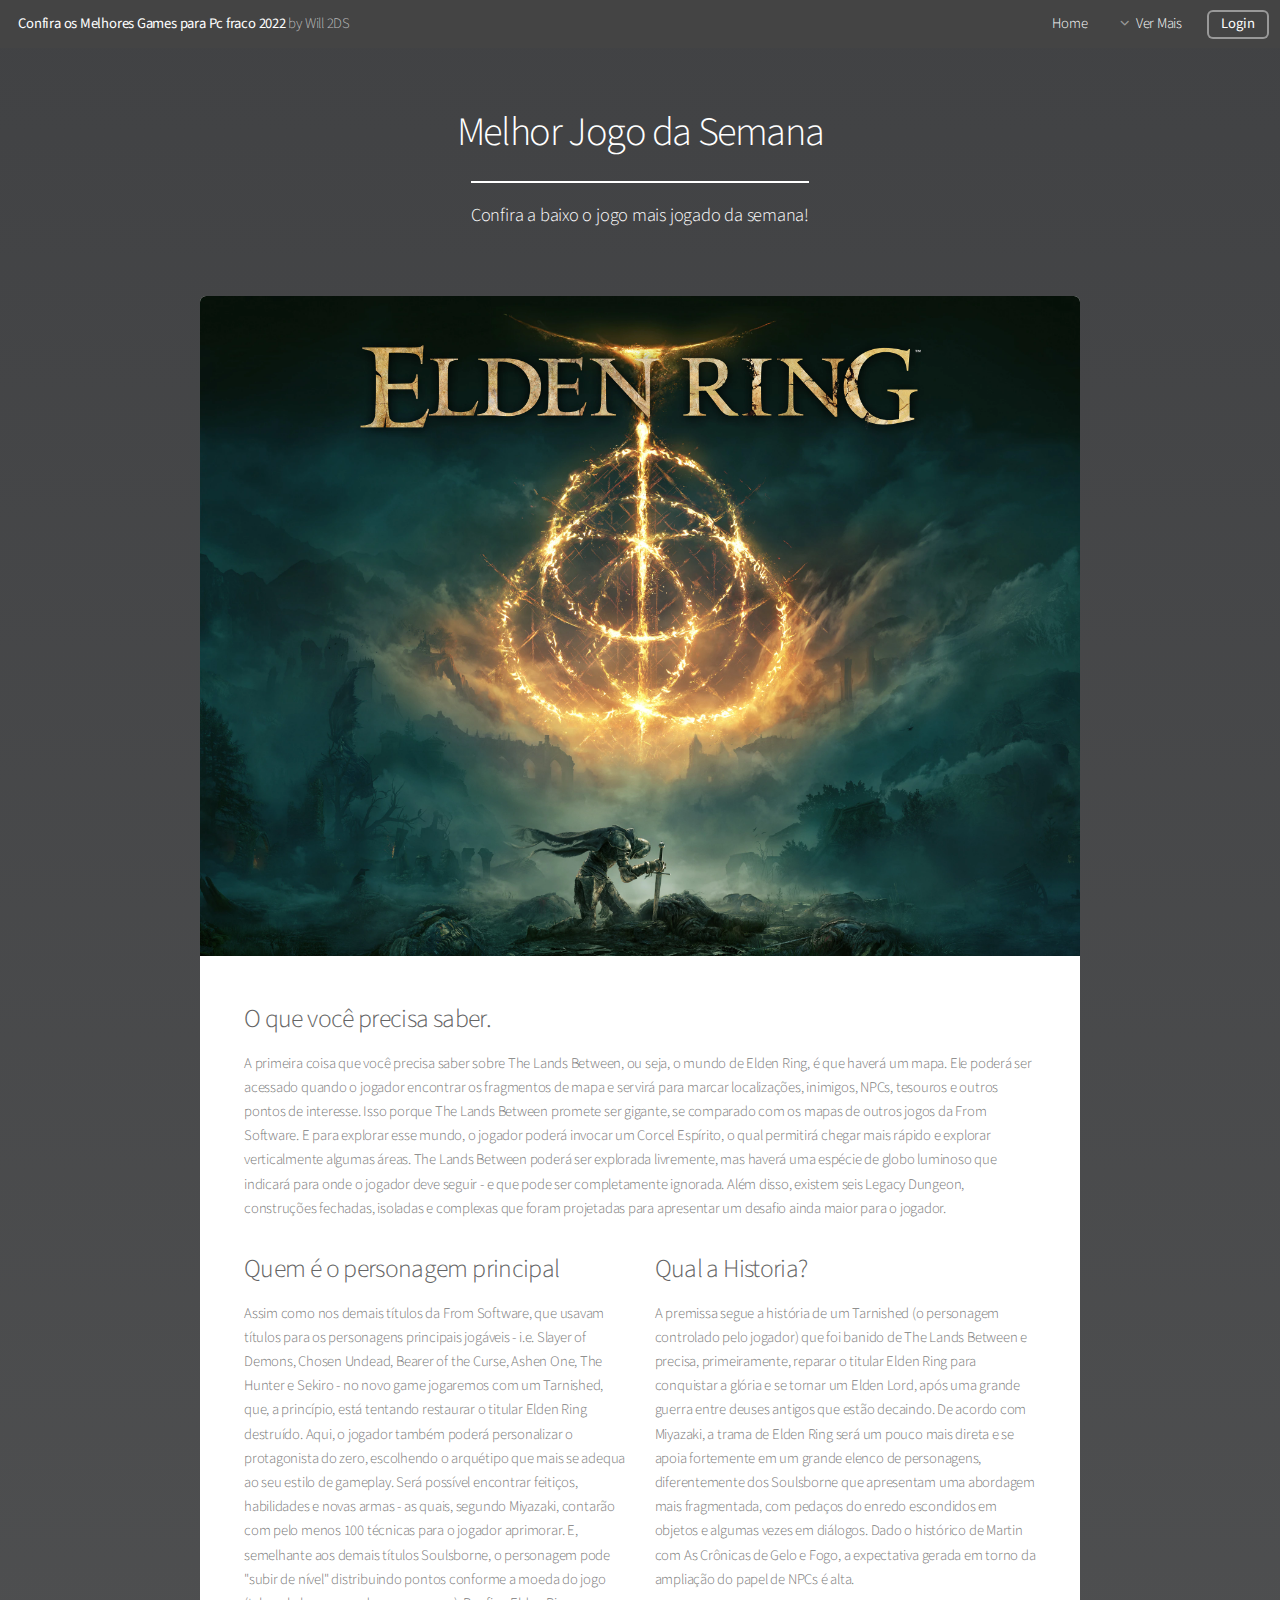
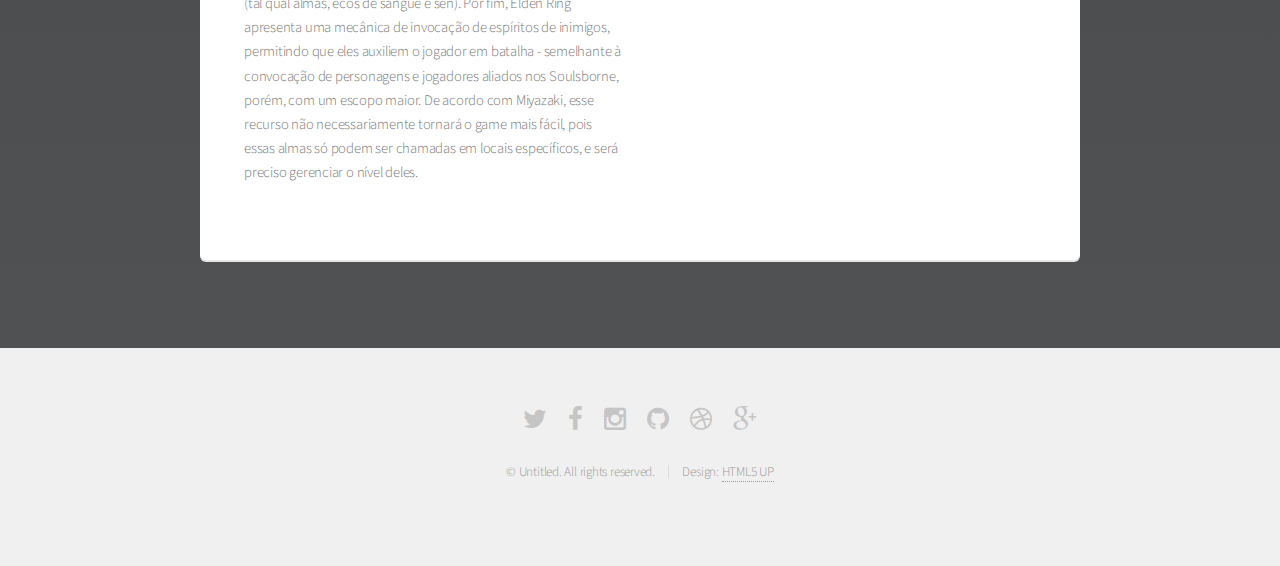
<file: generic.html>
<!DOCTYPE HTML>
<!--
	Alpha by HTML5 UP
	html5up.net | @n33co
	Free for personal and commercial use under the CCA 3.0 license (html5up.net/license)
-->
<html>
	<head>
		<title>Os melhores Games para Pc fraco</title>
		<meta http-equiv="content-type" content="text/html; charset=utf-8" />
		<meta name="description" content="" />
		<meta name="keywords" content="" />
		<!--[if lte IE 8]><script src="css/ie/html5shiv.js"></script><![endif]-->
		<script src="js/jquery.min.js"></script>
		<script src="js/jquery.dropotron.min.js"></script>
		<script src="js/jquery.scrollgress.min.js"></script>
		<script src="js/skel.min.js"></script>
		<script src="js/skel-layers.min.js"></script>
		<script src="js/init.js"></script>
		<noscript>
			<link rel="stylesheet" href="css/skel.css" />
			<link rel="stylesheet" href="css/style.css" />
			<link rel="stylesheet" href="css/style-wide.css" />
		</noscript>
		<!--[if lte IE 8]><link rel="stylesheet" href="css/ie/v8.css" /><![endif]-->
	</head>
	<body>

		<!-- Header -->
			<header id="header" class="skel-layers-fixed">
				<h1><a href="index.html">Confira os Melhores Games para Pc fraco 2022</a> by Will 2DS</h1>
				<nav id="nav">
					<ul>
						<li><a href="index.html">Home</a></li>
						<li>
							<a href="" class="icon fa-angle-down">Ver Mais</a>
							<ul>
								<li><a href="generic.html">Jogo da Semana</a></li>
								<li><a href="contact.html">Sugestões</a></li>
								<li><a href="elements.html">Detalhes sobre Jogos</a></li>
								<li>
									<a href="">Onde baixar?</a>
									<ul>
										<li><a href="#">Steam</a></li>
										<li><a href="#">Steam Verde</a></li>
										<li><a href="#">Steam Vermelha</a></li>
										<li><a href="#">Epic Games</a></li>
									</ul>
								</li>
							</ul>
						</li>
						<li><a href="#" class="button">Login</a></li>
					</ul>
				</nav>
			</header>

		<!-- Main -->
			<section id="main" class="container">
				<header>
					<h2>Melhor Jogo da Semana</h2>
					<p>Confira a baixo o jogo mais jogado da semana!</p>
				</header>
				<div class="box">
					<span class="image featured"><img src="images/elden_ring.jfif" alt="" /></span>
					<h3>O que você precisa saber.</h3>
					<p>
						A primeira coisa que você precisa saber sobre The Lands Between, ou seja, o mundo de Elden Ring, é que haverá um mapa. Ele poderá ser acessado quando o jogador encontrar os fragmentos de mapa e servirá para marcar localizações, inimigos, NPCs, tesouros e outros pontos de interesse.

						Isso porque The Lands Between promete ser gigante, se comparado com os mapas de outros jogos da From Software. E para explorar esse mundo, o jogador poderá invocar um Corcel Espírito, o qual permitirá chegar mais rápido e explorar verticalmente algumas áreas.

						The Lands Between poderá ser explorada livremente, mas haverá uma espécie de globo luminoso que indicará para onde o jogador deve seguir - e que pode ser completamente ignorada. Além disso, existem seis Legacy Dungeon, construções fechadas, isoladas e complexas que foram projetadas para apresentar um desafio ainda maior para o jogador.

					</p>
					<div class="row">
						<div class="6u 12u(mobilep)">
							<h3>Quem é o personagem principal</h3>
							<p>
								Assim como nos demais títulos da From Software, que usavam títulos para os personagens principais jogáveis - i.e. Slayer of Demons, Chosen Undead, Bearer of the Curse, Ashen One, The Hunter e Sekiro - no novo game jogaremos com um Tarnished, que, a princípio, está tentando restaurar o titular Elden Ring destruído.

								Aqui, o jogador também poderá personalizar o protagonista do zero, escolhendo o arquétipo que mais se adequa ao seu estilo de gameplay. Será possível encontrar feitiços, habilidades e novas armas - as quais, segundo Miyazaki, contarão com pelo menos 100 técnicas para o jogador aprimorar. E, semelhante aos demais títulos Soulsborne, o personagem pode "subir de nível" distribuindo pontos conforme a moeda do jogo (tal qual almas, ecos de sangue e sen).

								Por fim, Elden Ring apresenta uma mecânica de invocação de espíritos de inimigos, permitindo que eles auxiliem o jogador em batalha - semelhante à convocação de personagens e jogadores aliados nos Soulsborne, porém, com um escopo maior. De acordo com Miyazaki, esse recurso não necessariamente tornará o game mais fácil, pois essas almas só podem ser chamadas em locais específicos, e será preciso gerenciar o nível deles.
							</p>
						</div>
						<div class="6u 12u(mobilep)">
							<h3>Qual a Historia?</h3>
							<p>
								A premissa segue a história de um Tarnished (o personagem controlado pelo jogador) que foi banido de The Lands Between e precisa, primeiramente, reparar o titular Elden Ring para conquistar a glória e se tornar um Elden Lord, após uma grande guerra entre deuses antigos que estão decaindo.

								De acordo com Miyazaki, a trama de Elden Ring será um pouco mais direta e se apoia fortemente em um grande elenco de personagens, diferentemente dos Soulsborne que apresentam uma abordagem mais fragmentada, com pedaços do enredo escondidos em objetos e algumas vezes em diálogos. Dado o histórico de Martin com As Crônicas de Gelo e Fogo, a expectativa gerada em torno da ampliação do papel de NPCs é alta.
							</p>
						</div>
					</div>
				</div>
			</section>

		<!-- Footer -->
			<footer id="footer">
				<ul class="icons">
					<li><a href="#" class="icon fa-twitter"><span class="label">Twitter</span></a></li>
					<li><a href="#" class="icon fa-facebook"><span class="label">Facebook</span></a></li>
					<li><a href="#" class="icon fa-instagram"><span class="label">Instagram</span></a></li>
					<li><a href="#" class="icon fa-github"><span class="label">Github</span></a></li>
					<li><a href="#" class="icon fa-dribbble"><span class="label">Dribbble</span></a></li>
					<li><a href="#" class="icon fa-google-plus"><span class="label">Google+</span></a></li>
				</ul>
				<ul class="copyright">
					<li>&copy; Untitled. All rights reserved.</li><li>Design: <a href="http://html5up.net">HTML5 UP</a></li>
				</ul>
			</footer>

	</body>
</html>
</file>
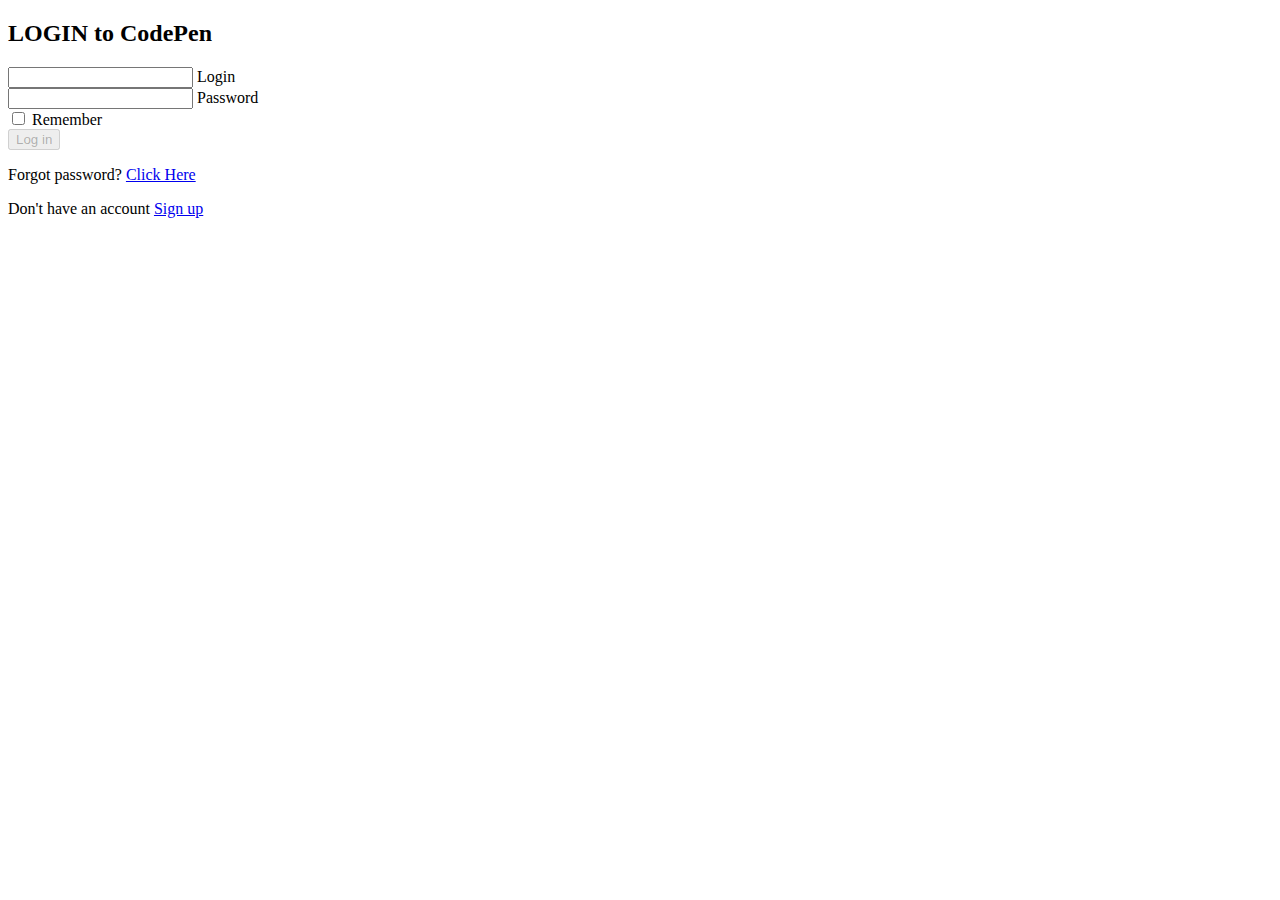
<file: teste.html>
<!DOCTYPE HTML>
<link rel="stylesheet" href="css/login.scss" />
<script src="js/login.js"></script>
<section>
  
  <div class="box">
    
    <div class="square" style="--i:0;"></div>
    <div class="square" style="--i:1;"></div>
    <div class="square" style="--i:2;"></div>
    <div class="square" style="--i:3;"></div>
    <div class="square" style="--i:4;"></div>
    <div class="square" style="--i:5;"></div>
    
   <div class="container"> 
    <div class="form"> 
      <h2>LOGIN to CodePen</h2>
      <form action="">
        <div class="inputBx">
          <input type="text" required="required">
          <span>Login</span>
          <i class="fas fa-user-circle"></i>
        </div>
        <div class="inputBx password">
          <input id="password-input" type="password" name="password" required="required">
          <span>Password</span>
          <a href="#" class="password-control" onclick="return show_hide_password(this);"></a>
          <i class="fas fa-key"></i>
        </div>
        <label class="remember"><input type="checkbox">
          Remember</label>
        <div class="inputBx">
          <input type="submit" value="Log in" disabled> 
        </div>
      </form>
      <p>Forgot password? <a href="#">Click Here</a></p>
      <p>Don't have an account <a href="#">Sign up</a></p>
    </div>
  </div>
    
  </div>
</section>
</file>
<file: css/style-wide.css>
/*
	Alpha by HTML5 UP
	html5up.net | @n33co
	Free for personal and commercial use under the CCA 3.0 license (html5up.net/license)
*/

/* Basic */

	body, input, select, textarea {
		font-size: 13pt;
	}

/* Banner */

	#banner {
		padding: 10em 0 18em 0;
	}
</file>
<file: css/ie/v8.css>
/*
	Alpha by HTML5 UP
	html5up.net | @n33co
	Free for personal and commercial use under the CCA 3.0 license (html5up.net/license)
*/

/* Basic */

	pre, code {
		position: relative;
		-ms-behavior: url("css/ie/PIE.htc");
	}

/* Form */

	input[type="text"],
	input[type="password"],
	input[type="email"],
	select,
	textarea {
		position: relative;
		-ms-behavior: url("css/ie/PIE.htc");
		line-height: 3em;
	}

	input[type="checkbox"],
	input[type="radio"] {
		opacity: 1;
		z-index: auto;
	}

		input[type="checkbox"] + label:before,
		input[type="radio"] + label:before {
			display: none;
		}

/* Button */

	input[type="submit"],
	input[type="reset"],
	input[type="button"],
	.button {
		position: relative;
		-ms-behavior: url("css/ie/PIE.htc");
	}

		input[type="submit"].alt,
		input[type="reset"].alt,
		input[type="button"].alt,
		.button.alt {
			border: solid 2px #e5e5e5;
		}

/* Box */

	.box {
		position: relative;
		-ms-behavior: url("css/ie/PIE.htc");
	}

		.box .image.featured {
			margin: 2em 0;
			width: 100%;
		}

/* Icon */

	.icon.major {
		position: relative;
		-ms-behavior: url("css/ie/PIE.htc");
	}

/* Image */

	.image {
		position: relative;
		-ms-behavior: url("css/ie/PIE.htc");
	}

		.image img {
			position: relative;
			-ms-behavior: url("css/ie/PIE.htc");
		}

/* Header */

	#header nav > ul > li a {
		color: #fff;
		display: inline-block;
		text-decoration: none;
		border: 0;
	}

		#header nav > ul > li a.icon:before {
			color: #fff;
			margin-right: 0.5em;
		}

	#header.alt {
		color: #fff;
	}

		#header.alt nav > ul > li a:not(.button).icon:before {
			color: rgba(255, 255, 255, 0.75);
		}

		#header.alt nav > ul > li.active a:not(.button) {
			background-color: rgba(255, 255, 255, 0.2);
		}

	.dropotron {
		border: solid 1px #e5e5e5;
	}

		.dropotron.level-0 {
			margin-top: 0;
		}

			.dropotron.level-0:before {
				display: none;
			}

/* Banner */

	#banner {
		background-attachment: scroll;
		background-image: url("../../images/banner.jpg");
		background-position: auto;
		background-repeat: no-repeat;
		background-size: cover;
		-ms-behavior: url("css/ie/backgroundsize.min.htc");
	}

		#banner input[type="submit"],
		#banner input[type="reset"],
		#banner input[type="button"],
		#banner .button {
			border: solid 2px #fff;
		}

/* Main */

	#main {
		position: relative;
		z-index: 1;
	}

/* CTA */

	#cta input[type="text"],
	#cta input[type="password"],
	#cta input[type="email"],
	#cta select,
	#cta textarea {
		background: #e89980;
		border: solid 2px #fff;
	}

	#cta .formerize-placeholder {
		color: #fff !important;
	}
</file>
<file: css/skel.css>
/* Resets (http://meyerweb.com/eric/tools/css/reset/ | v2.0 | 20110126 | License: none (public domain)) */

	html,body,div,span,applet,object,iframe,h1,h2,h3,h4,h5,h6,p,blockquote,pre,a,abbr,acronym,address,big,cite,code,del,dfn,em,img,ins,kbd,q,s,samp,small,strike,strong,sub,sup,tt,var,b,u,i,center,dl,dt,dd,ol,ul,li,fieldset,form,label,legend,table,caption,tbody,tfoot,thead,tr,th,td,article,aside,canvas,details,embed,figure,figcaption,footer,header,hgroup,menu,nav,output,ruby,section,summary,time,mark,audio,video{margin:0;padding:0;border:0;font-size:100%;font:inherit;vertical-align:baseline;}article,aside,details,figcaption,figure,footer,header,hgroup,menu,nav,section{display:block;}body{line-height:1;}ol,ul{list-style:none;}blockquote,q{quotes:none;}blockquote:before,blockquote:after,q:before,q:after{content:'';content:none;}table{border-collapse:collapse;border-spacing:0;}body{-webkit-text-size-adjust:none}

/* Box Model */

	*, *:before, *:after {
		-moz-box-sizing: border-box;
		-webkit-box-sizing: border-box;
		box-sizing: border-box;
	}

/* Container */

	.container {
		margin-left: auto;
		margin-right: auto;

		/* width: (containers) */
		width: 60em;
	}

	/* Modifiers */

		/* 125% */
			.container.\31 25\25 {
				width: 100%;

				/* max-width: (containers * 1.25) */
				max-width: 75em;

				/* min-width: (containers) */
				min-width: 60em;
			}

		/* 75% */
			.container.\37 5\25 {

				/* width: (containers * 0.75) */
				width: 45em;

			}

		/* 50% */
			.container.\35 0\25 {

				/* width: (containers * 0.50) */
				width: 30em;

			}

		/* 25% */
			.container.\32 5\25 {

				/* width: (containers * 0.25) */
				width: 15em;

			}

/* Grid */

	.row {
		border-bottom: solid 1px transparent;
	}

	.row > * {
		float: left;
	}

	.row:after, .row:before {
		content: '';
		display: block;
		clear: both;
		height: 0;
	}

	.row.uniform > * > :first-child {
		margin-top: 0;
	}

	.row.uniform > * > :last-child {
		margin-bottom: 0;
	}

	/* Gutters */

		/* Normal */

			.row > * {
				/* padding: (gutters.horizontal) 0 0 (gutters.vertical) */
				padding: 0 0 0 2em;
			}

			.row {
				/* margin: -(gutters.horizontal) 0 -1px -(gutters.vertical) */
				margin: 0 0 -1px -2em;
			}

			.row.uniform > * {
				/* padding: (gutters.vertical) 0 0 (gutters.vertical) */
				padding: 2em 0 0 2em;
			}

			.row.uniform {
				/* margin: -(gutters.vertical) 0 -1px -(gutters.vertical) */
				margin: -2em 0 -1px -2em;
			}

		/* 200% */

			.row.\32 00\25 > * {
				/* padding: (gutters.horizontal) 0 0 (gutters.vertical) */
				padding: 0 0 0 4em;
			}

			.row.\32 00\25 {
				/* margin: -(gutters.horizontal) 0 -1px -(gutters.vertical) */
				margin: 0 0 -1px -4em;
			}

			.row.uniform.\32 00\25 > * {
				/* padding: (gutters.vertical) 0 0 (gutters.vertical) */
				padding: 4em 0 0 4em;
			}

			.row.uniform.\32 00\25 {
				/* margin: -(gutters.vertical) 0 -1px -(gutters.vertical) */
				margin: -4em 0 -1px -4em;
			}

		/* 150% */

			.row.\31 50\25 > * {
				/* padding: (gutters.horizontal) 0 0 (gutters.vertical) */
				padding: 0 0 0 3em;
			}

			.row.\31 50\25 {
				/* margin: -(gutters.horizontal) 0 -1px -(gutters.vertical) */
				margin: 0 0 -1px -3em;
			}

			.row.uniform.\31 50\25 > * {
				/* padding: (gutters.vertical) 0 0 (gutters.vertical) */
				padding: 3em 0 0 3em;
			}

			.row.uniform.\31 50\25 {
				/* margin: -(gutters.vertical) 0 -1px -(gutters.vertical) */
				margin: -3em 0 -1px -3em;
			}

		/* 50% */

			.row.\35 0\25 > * {
				/* padding: (gutters.horizontal) 0 0 (gutters.vertical) */
				padding: 0 0 0 1em;
			}

			.row.\35 0\25 {
				/* margin: -(gutters.horizontal) 0 -1px -(gutters.vertical) */
				margin: 0 0 -1px -1em;
			}

			.row.uniform.\35 0\25 > * {
				/* padding: (gutters.vertical) 0 0 (gutters.vertical) */
				padding: 1em 0 0 1em;
			}

			.row.uniform.\35 0\25 {
				/* margin: -(gutters.vertical) 0 -1px -(gutters.vertical) */
				margin: -1em 0 -1px -1em;
			}

		/* 25% */

			.row.\32 5\25 > * {
				/* padding: (gutters.horizontal) 0 0 (gutters.vertical) */
				padding: 0 0 0 0.5em;
			}

			.row.\32 5\25 {
				/* margin: -(gutters.horizontal) 0 -1px -(gutters.vertical) */
				margin: 0 0 -1px -0.5em;
			}

			.row.uniform.\32 5\25 > * {
				/* padding: (gutters.vertical) 0 0 (gutters.vertical) */
				padding: 0.5em 0 0 0.5em;
			}

			.row.uniform.\32 5\25 {
				/* margin: -(gutters.vertical) 0 -1px -(gutters.vertical) */
				margin: -0.5em 0 -1px -0.5em;
			}

		/* 0% */

			.row.\30 \25 > * {
				padding: 0;
			}

			.row.\30 \25 {
				margin: 0 0 -1px 0;
			}

	/* Cells */

		.\31 2u, .\31 2u\24 { width: 100%; clear: none; margin-left: 0; }
		.\31 1u, .\31 1u\24 { width: 91.6666666667%; clear: none; margin-left: 0; }
		.\31 0u, .\31 0u\24 { width: 83.3333333333%; clear: none; margin-left: 0; }
		.\39 u, .\39 u\24 { width: 75%; clear: none; margin-left: 0; }
		.\38 u, .\38 u\24 { width: 66.6666666667%; clear: none; margin-left: 0; }
		.\37 u, .\37 u\24 { width: 58.3333333333%; clear: none; margin-left: 0; }
		.\36 u, .\36 u\24 { width: 50%; clear: none; margin-left: 0; }
		.\35 u, .\35 u\24 { width: 41.6666666667%; clear: none; margin-left: 0; }
		.\34 u, .\34 u\24 { width: 33.3333333333%; clear: none; margin-left: 0; }
		.\33 u, .\33 u\24 { width: 25%; clear: none; margin-left: 0; }
		.\32 u, .\32 u\24 { width: 16.6666666667%; clear: none; margin-left: 0; }
		.\31 u, .\31 u\24 { width: 8.3333333333%; clear: none; margin-left: 0; }

		.\31 2u\24 + *,
		.\31 1u\24 + *,
		.\31 0u\24 + *,
		.\39 u\24 + *,
		.\38 u\24 + *,
		.\37 u\24 + *,
		.\36 u\24 + *,
		.\35 u\24 + *,
		.\34 u\24 + *,
		.\33 u\24 + *,
		.\32 u\24 + *,
		.\31 u\24 + * {
			clear: left;
		}

		.\-11u { margin-left: 91.6666666667% }
		.\-10u { margin-left: 83.3333333333% }
		.\-9u { margin-left: 75% }
		.\-8u { margin-left: 66.6666666667% }
		.\-7u { margin-left: 58.3333333333% }
		.\-6u { margin-left: 50% }
		.\-5u { margin-left: 41.6666666667% }
		.\-4u { margin-left: 33.3333333333% }
		.\-3u { margin-left: 25% }
		.\-2u { margin-left: 16.6666666667% }
		.\-1u { margin-left: 8.3333333333% }
</file>
<file: css/style.css>
@import url(font-awesome.min.css);
@import url("http://fonts.googleapis.com/css?family=Source+Sans+Pro:300,400,300italic,400italic");

/*
	Alpha by HTML5 UP
	html5up.net | @n33co
	Free for personal and commercial use under the CCA 3.0 license (html5up.net/license)
*/

/* Basic */
	body {
		display: flex;
		align-items: center;
		justify-content: center;
		height: 100vh;
		width: 100vw;
		background :  linear-gradient(180deg,#414244,#505152,#001D6E,#FEE2C5);
		background-size: 450% 650%;
		
	}
	
	
	body, input, select, textarea {
		color: #777;
		font-family: "Source Sans Pro", sans-serif;
		font-size: 16pt;
		font-weight: 300;
		line-height: 1.65em;
		letter-spacing: -0.015em;
	}

	a {
		-moz-transition: color 0.2s ease-in-out, border-bottom-color 0.2s ease-in-out;
		-webkit-transition: color 0.2s ease-in-out, border-bottom-color 0.2s ease-in-out;
		-o-transition: color 0.2s ease-in-out, border-bottom-color 0.2s ease-in-out;
		-ms-transition: color 0.2s ease-in-out, border-bottom-color 0.2s ease-in-out;
		transition: color 0.2s ease-in-out, border-bottom-color 0.2s ease-in-out;
		border-bottom: dotted 1px;
		color: #e89980;
		text-decoration: none;
	}

		a:hover {
			border-bottom-color: transparent;
		}

	strong, b {
		color: #646464;
		font-weight: 400;
	}

	em, i {
		font-style: italic;
	}

	p {
		margin: 0 0 2em 0;
	}

	h1, h2, h3, h4, h5, h6 {
		color: #646464;
		font-weight: 300;
		line-height: 1em;
		margin: 0 0 0.5em 0;
	}

		h1 a, h2 a, h3 a, h4 a, h5 a, h6 a {
			color: inherit;
			text-decoration: none;
		}

	h2 {
		font-size: 2.25em;
		line-height: 1.5em;
		letter-spacing: -0.035em;
	}

	h3 {
		font-size: 1.75em;
		line-height: 1.5em;
		letter-spacing: -0.025em;
	}

	h4 {
		font-size: 1.1em;
		line-height: 1.5em;
		letter-spacing: 0;
	}

	h5 {
		font-size: 0.9em;
		line-height: 1.5em;
		letter-spacing: 0;
	}

	h6 {
		font-size: 0.7em;
		line-height: 1.5em;
		letter-spacing: 0;
	}

	sub {
		font-size: 0.8em;
		position: relative;
		top: 0.5em;
	}

	sup {
		font-size: 0.8em;
		position: relative;
		top: -0.5em;
	}

	hr {
		border: 0;
		border-bottom: solid 2px #e5e5e5;
		margin: 2em 0;
	}

		hr.major {
			margin: 3em 0;
		}

	blockquote {
		border-left: solid 4px #e5e5e5;
		font-style: italic;
		margin: 0 0 2em 0;
		padding: 0.5em 0 0.5em 2em;
	}

	pre {
		-webkit-overflow-scrolling: touch;
		background: #f8f8f8;
		border-radius: 6px;
		border: solid 1px #e5e5e5;
		font-family: monospace;
		font-size: 0.9em;
		line-height: 1.75em;
		margin: 0 0 2em 0;
		overflow-x: auto;
		padding: 1em 1.5em;
	}

	code {
		background: #f8f8f8;
		border-radius: 6px;
		border: solid 1px #e5e5e5;
		font-family: monospace;
		font-size: 0.9em;
		margin: 0 0.25em;
		padding: 0.25em 0.65em;
	}

	.align-left {
		text-align: left;
	}

	.align-center {
		text-align: center;
	}

	.align-right {
		text-align: right;
	}

/* Section/Article */

	section.special, article.special {
		text-align: center;
	}

	header p {
		color: #999;
		position: relative;
		margin: 0 0 1.5em 0;
		font-style: italic;
	}

	header h2 + p {
		font-size: 1.25em;
		margin-top: -1em;
		line-height: 1.5em;
	}

	header h3 + p {
		font-size: 1.1em;
		margin-top: -0.85em;
		line-height: 1.5em;
	}

	header h4 + p,
	header h5 + p,
	header h6 + p {
		font-size: 0.8em;
		margin-top: -0.5em;
		line-height: 1.5em;
	}

	header.major {
		padding: 1em 0;
		text-align: center;
	}

		header.major h2 {
			margin: 0;
		}

		header.major p {
			display: inline-block;
			border-top: solid 2px #e5e5e5;
			color: #777;
			margin: 1.5em 0 0 0;
			padding: 1.5em 0 0 0;
			font-style: normal;
		}

/* Form */

	form {
		margin: 0 0 2em 0;
	}

	label {
		color: #646464;
		display: block;
		font-size: 0.9em;
		font-weight: 300;
		margin: 0 0 1em 0;
	}

	input[type="text"],
	input[type="password"],
	input[type="email"],
	select,
	textarea {
		-moz-appearance: none;
		-webkit-appearance: none;
		-o-appearance: none;
		-ms-appearance: none;
		appearance: none;
		background: #f8f8f8;
		border-radius: 6px;
		border: solid 1px #e5e5e5;
		color: inherit;
		display: block;
		outline: 0;
		padding: 0 1em;
		text-decoration: none;
		width: 100%;
	}

		input[type="text"]:invalid,
		input[type="password"]:invalid,
		input[type="email"]:invalid,
		select:invalid,
		textarea:invalid {
			box-shadow: none;
		}

		input[type="text"]:focus,
		input[type="password"]:focus,
		input[type="email"]:focus,
		select:focus,
		textarea:focus {
			border-color: #e89980;
			box-shadow: 0 0 0 2px #e89980;
		}

	.select-wrapper {
		text-decoration: none;
		display: block;
		position: relative;
	}

		.select-wrapper:before {
			-moz-osx-font-smoothing: grayscale;
			-webkit-font-smoothing: antialiased;
			font-family: FontAwesome;
			font-style: normal;
			font-weight: normal;
			text-transform: none !important;
		}

		.select-wrapper:before {
			color: #e5e5e5;
			content: '\f078';
			display: block;
			height: 3em;
			line-height: 3em;
			pointer-events: none;
			position: absolute;
			right: 0;
			text-align: center;
			top: 0;
			width: 3em;
		}

		.select-wrapper select::-ms-expand {
			display: none;
		}

	input[type="text"],
	input[type="password"],
	input[type="email"],
	select {
		height: 3em;
	}

	textarea {
		padding: 0.75em 1em;
	}

	input[type="checkbox"],
	input[type="radio"] {
		-moz-appearance: none;
		-webkit-appearance: none;
		-o-appearance: none;
		-ms-appearance: none;
		appearance: none;
		display: block;
		float: left;
		margin-right: -2em;
		opacity: 0;
		width: 1em;
		z-index: -1;
	}

		input[type="checkbox"] + label,
		input[type="radio"] + label {
			text-decoration: none;
			color: #777;
			cursor: pointer;
			display: inline-block;
			font-size: 1em;
			font-weight: 300;
			padding-left: 2.55em;
			padding-right: 0.75em;
			position: relative;
		}

			input[type="checkbox"] + label:before,
			input[type="radio"] + label:before {
				-moz-osx-font-smoothing: grayscale;
				-webkit-font-smoothing: antialiased;
				font-family: FontAwesome;
				font-style: normal;
				font-weight: normal;
				text-transform: none !important;
			}

			input[type="checkbox"] + label:before,
			input[type="radio"] + label:before {
				background: #f8f8f8;
				border-radius: 6px;
				border: solid 1px #e5e5e5;
				content: '';
				display: inline-block;
				height: 1.8em;
				left: 0;
				line-height: 1.725em;
				position: absolute;
				text-align: center;
				top: 0;
				width: 1.8em;
			}

		input[type="checkbox"]:checked + label:before,
		input[type="radio"]:checked + label:before {
			background: #666;
			border-color: #666;
			color: #ffffff;
			content: '\f00c';
		}

		input[type="checkbox"]:focus + label:before,
		input[type="radio"]:focus + label:before {
			border-color: #e89980;
			box-shadow: 0 0 0 1px #e89980;
		}

	input[type="checkbox"] + label:before {
		border-radius: 6px;
	}

	input[type="radio"] + label:before {
		border-radius: 100%;
	}

	::-webkit-input-placeholder {
		color: #999 !important;
		opacity: 1.0;
	}

	:-moz-placeholder {
		color: #999 !important;
		opacity: 1.0;
	}

	::-moz-placeholder {
		color: #999 !important;
		opacity: 1.0;
	}

	:-ms-input-placeholder {
		color: #999 !important;
		opacity: 1.0;
	}

	.formerize-placeholder {
		color: #999 !important;
		opacity: 1.0;
	}

/* Box */

	.box {
		background: #fff;
		border-radius: 6px;
		box-shadow: 0 2px 0 0 #e5e5e5;
		margin: 0 0 2em 0;
		padding: 3em;
	}

		.box > :last-child {
			margin-bottom: 0;
		}

		.box.alt {
			background: none !important;
			border-radius: 0 !important;
			box-shadow: none !important;
			margin: 0 0 2em 0;
			padding: 0 !important;
		}

		.box.features .features-row {
			border-top: solid 2px #e5e5e5;
			position: relative;
		}

			.box.features .features-row:after {
				clear: both;
				content: '';
				display: block;
			}

			.box.features .features-row section {
				float: left;
				padding: 3em;
				width: 50%;
			}

				.box.features .features-row section :last-child {
					margin-bottom: 0;
				}

				.box.features .features-row section:nth-child(2n) {
					padding-right: 0;
				}

					.box.features .features-row section:nth-child(2n):before {
						background: #e5e5e5;
						content: '';
						display: block;
						height: 100%;
						margin-left: -3em;
						position: absolute;
						top: 0;
						width: 2px;
					}

				.box.features .features-row section:nth-child(2n-1) {
					padding-left: 0;
				}

			.box.features .features-row:first-child {
				border-top: 0;
			}

				.box.features .features-row:first-child section {
					padding-top: 0;
				}

			.box.features .features-row:last-child {
				padding-bottom: 0;
			}

				.box.features .features-row:last-child section {
					padding-bottom: 0;
				}

		.box.special {
			text-align: center;
		}

		.box .image.featured {
			border-radius: 0;
			display: block;
			margin: 3em 0 3em -3em;
			position: relative;
			width: calc(100% + 6em);
		}

			.box .image.featured img {
				border-radius: 0;
				display: block;
				width: 100%;
			}

			.box .image.featured:first-child {
				border-radius: 6px 6px 0 0;
				margin-bottom: 3em;
				margin-top: -3em;
			}

				.box .image.featured:first-child img {
					border-radius: 6px 6px 0 0;
				}

			.box .image.featured:last-child {
				border-radius: 0 0 6px 6px;
				margin-bottom: -3em;
				margin-top: 3em;
			}

				.box .image.featured:last-child img {
					border-radius: 0 0 6px 6px;
				}

/* Icon */

	.icon {
		text-decoration: none;
		border-bottom: none;
		position: relative;
	}

		.icon:before {
			-moz-osx-font-smoothing: grayscale;
			-webkit-font-smoothing: antialiased;
			font-family: FontAwesome;
			font-style: normal;
			font-weight: normal;
			text-transform: none !important;
		}

		.icon > .label {
			display: none;
		}

		.icon.major {
			background: #666;
			border-radius: 100%;
			color: #ffffff;
			cursor: default;
			display: inline-block;
			height: 5.5em;
			line-height: 5.5em;
			margin: 0 0 2em 0;
			width: 5.5em;
		}

			.icon.major:before {
				font-size: 2.5em;
			}

			.icon.major.accent1 {
				background: #666;
				color: #ffffff;
			}

			.icon.major.accent2 {
				background: #e89980;
				color: #ffffff;
			}

			.icon.major.accent3 {
				background: #7fcdb8;
				color: #ffffff;
			}

			.icon.major.accent4 {
				background: #90b0ba;
				color: #ffffff;
			}

			.icon.major.accent5 {
				background: #e5cb95;
				color: #ffffff;
			}

/* Image */

	.image {
		border-radius: 6px;
		border: 0;
		display: inline-block;
		position: relative;
	}

		.image img {
			border-radius: 6px;
			display: block;
		}

		.image.left {
			float: left;
			padding: 0 1.5em 1em 0;
			top: 0.25em;
		}

		.image.right {
			float: right;
			padding: 0 0 1em 1.5em;
			top: 0.25em;
		}

		.image.fit {
			display: block;
			margin: 0 0 2em 0;
			width: 100%;
		}

			.image.fit img {
				display: block;
				width: 100%;
			}

/* List */

	ol {
		list-style: decimal;
		margin: 0 0 2em 0;
		padding-left: 1.25em;
	}

		ol li {
			padding-left: 0.25em;
		}

	ul {
		list-style: disc;
		margin: 0 0 2em 0;
		padding-left: 1em;
	}

		ul li {
			padding-left: 0.5em;
		}

		ul.alt {
			list-style: none;
			padding-left: 0;
		}

			ul.alt li {
				border-top: solid 1px #e5e5e5;
				padding: 0.5em 0;
			}

				ul.alt li:first-child {
					border-top: 0;
					padding-top: 0;
				}

		ul.icons {
			cursor: default;
			list-style: none;
			padding-left: 0;
		}

			ul.icons li {
				display: inline-block;
				padding: 0 1.25em 0 0;
			}

				ul.icons li:last-child {
					padding-right: 0;
				}

				ul.icons li .icon {
					color: inherit;
				}

					ul.icons li .icon:before {
						font-size: 1.75em;
					}

		ul.actions {
			cursor: default;
			list-style: none;
			padding-left: 0;
		}

			ul.actions li {
				display: inline-block;
				padding: 0 1em 0 0;
				vertical-align: middle;
			}

				ul.actions li:last-child {
					padding-right: 0;
				}

			ul.actions.small li {
				padding: 0 0.5em 0 0;
			}

			ul.actions.vertical li {
				display: block;
				padding: 1em 0 0 0;
			}

				ul.actions.vertical li:first-child {
					padding-top: 0;
				}

				ul.actions.vertical li > * {
					margin-bottom: 0;
				}

			ul.actions.vertical.small li {
				padding: 0.5em 0 0 0;
			}

				ul.actions.vertical.small li:first-child {
					padding-top: 0;
				}

			ul.actions.fit {
				display: table;
				margin-left: -1em;
				padding: 0;
				table-layout: fixed;
				width: calc(100% + 1em);
			}

				ul.actions.fit li {
					display: table-cell;
					padding: 0 0 0 1em;
				}

					ul.actions.fit li > * {
						margin-bottom: 0;
					}

				ul.actions.fit.small {
					margin-left: -0.5em;
					width: calc(100% + 0.5em);
				}

					ul.actions.fit.small li {
						padding: 0 0 0 0.5em;
					}

	dl {
		margin: 0 0 2em 0;
	}

/* Table */

	.table-wrapper {
		-webkit-overflow-scrolling: touch;
		overflow-x: auto;
	}

	table {
		margin: 0 0 2em 0;
		width: 100%;
	}

		table tbody tr {
			border: solid 1px #e5e5e5;
			border-left: 0;
			border-right: 0;
		}

			table tbody tr:nth-child(2n + 1) {
				background-color: #f8f8f8;
			}

		table td {
			padding: 0.75em 0.75em;
		}

		table th {
			color: #646464;
			font-size: 0.9em;
			font-weight: 300;
			padding: 0 0.75em 0.75em 0.75em;
			text-align: left;
		}

		table thead {
			border-bottom: solid 2px #e5e5e5;
		}

		table tfoot {
			border-top: solid 2px #e5e5e5;
		}

		table.alt {
			border-collapse: separate;
		}

			table.alt tbody tr td {
				border: solid 1px #e5e5e5;
				border-left-width: 0;
				border-top-width: 0;
			}

				table.alt tbody tr td:first-child {
					border-left-width: 1px;
				}

			table.alt tbody tr:first-child td {
				border-top-width: 1px;
			}

			table.alt thead {
				border-bottom: 0;
			}

			table.alt tfoot {
				border-top: 0;
			}

/* Button */

	input[type="submit"],
	input[type="reset"],
	input[type="button"],
	.button {
		-moz-appearance: none;
		-webkit-appearance: none;
		-o-appearance: none;
		-ms-appearance: none;
		appearance: none;
		-moz-transition: background-color 0.2s ease-in-out, color 0.2s ease-in-out;
		-webkit-transition: background-color 0.2s ease-in-out, color 0.2s ease-in-out;
		-o-transition: background-color 0.2s ease-in-out, color 0.2s ease-in-out;
		-ms-transition: background-color 0.2s ease-in-out, color 0.2s ease-in-out;
		transition: background-color 0.2s ease-in-out, color 0.2s ease-in-out;
		background-color: #666;
		border-radius: 6px;
		border: 0;
		color: #ffffff;
		cursor: pointer;
		display: inline-block;
		font-weight: 400;
		height: 3em;
		line-height: 3em;
		padding: 0 2em;
		text-align: center;
		text-decoration: none;
		white-space: nowrap;
	}

		input[type="submit"]:hover,
		input[type="reset"]:hover,
		input[type="button"]:hover,
		.button:hover {
			background-color: #737373;
		}

		input[type="submit"]:active,
		input[type="reset"]:active,
		input[type="button"]:active,
		.button:active {
			background-color: #595959;
		}

		input[type="submit"].icon,
		input[type="reset"].icon,
		input[type="button"].icon,
		.button.icon {
			padding-left: 1.35em;
		}

			input[type="submit"].icon:before,
			input[type="reset"].icon:before,
			input[type="button"].icon:before,
			.button.icon:before {
				margin-right: 0.5em;
			}

		input[type="submit"].fit,
		input[type="reset"].fit,
		input[type="button"].fit,
		.button.fit {
			display: block;
			margin: 0 0 1em 0;
			width: 100%;
		}

		input[type="submit"].small,
		input[type="reset"].small,
		input[type="button"].small,
		.button.small {
			font-size: 0.8em;
			height: 2.7em;
			line-height: 2.7em;
		}

		input[type="submit"].big,
		input[type="reset"].big,
		input[type="button"].big,
		.button.big {
			font-size: 1.25em;
			height: 2.7em;
			line-height: 2.7em;
		}

		input[type="submit"].alt,
		input[type="reset"].alt,
		input[type="button"].alt,
		.button.alt {
			background-color: transparent;
			box-shadow: inset 0 0 0 2px #e5e5e5;
			color: #777;
		}

			input[type="submit"].alt:hover,
			input[type="reset"].alt:hover,
			input[type="button"].alt:hover,
			.button.alt:hover {
				background-color: #f8f8f8;
			}

			input[type="submit"].alt:active,
			input[type="reset"].alt:active,
			input[type="button"].alt:active,
			.button.alt:active {
				background-color: #f0f0f0;
			}

			input[type="submit"].alt.icon:before,
			input[type="reset"].alt.icon:before,
			input[type="button"].alt.icon:before,
			.button.alt.icon:before {
				color: #999;
			}

		input[type="submit"].special,
		input[type="reset"].special,
		input[type="button"].special,
		.button.special {
			background-color: #e89980;
			color: #ffffff !important;
		}

			input[type="submit"].special:hover,
			input[type="reset"].special:hover,
			input[type="button"].special:hover,
			.button.special:hover {
				background-color: #ecaa96;
			}

			input[type="submit"].special:active,
			input[type="reset"].special:active,
			input[type="button"].special:active,
			.button.special:active {
				background-color: #e4886a;
			}

		input[type="submit"].disabled, input[type="submit"]:disabled,
		input[type="reset"].disabled,
		input[type="reset"]:disabled,
		input[type="button"].disabled,
		input[type="button"]:disabled,
		.button.disabled,
		.button:disabled {
			background-color: #777 !important;
			box-shadow: inset 0 -0.15em 0 0 rgba(0, 0, 0, 0.15);
			color: #f5f5f5 !important;
			cursor: default;
			opacity: 0.25;
		}

/* Header */

	#skel-layers-wrapper {
		padding-top: 3em;
	}

	body.landing #skel-layers-wrapper {
		padding-top: 0;
	}
	@-moz-keyframes reveal-header { 0% { top: -5em; } 100% { top: 0; } }
	@-webkit-keyframes reveal-header { 0% { top: -5em; } 100% { top: 0; } }
	@-o-keyframes reveal-header { 0% { top: -5em; } 100% { top: 0; } }
	@-ms-keyframes reveal-header { 0% { top: -5em; } 100% { top: 0; } }
	@keyframes reveal-header { 0% { top: -5em; } 100% { top: 0; } }

	#header {
		background: #444;
		color: #bbb;
		cursor: default;
		height: 3.25em;
		left: 0;
		line-height: 3.25em;
		position: fixed;
		top: 0;
		width: 100%;
		z-index: 10000;
	}

		#header h1 {
			color: inherit;
			height: inherit;
			left: 1.25em;
			line-height: inherit;
			margin: 0;
			padding: 0;
			position: absolute;
			top: 0;
		}

			#header h1 a {
				color: #fff;
				font-weight: 400;
				border: 0;
			}

		#header nav {
			height: inherit;
			line-height: inherit;
			position: absolute;
			right: 0.75em;
			top: 0;
			vertical-align: middle;
		}

			#header nav > ul {
				list-style: none;
				margin: 0;
				padding-left: 0;
			}

				#header nav > ul > li {
					display: inline-block;
					padding-left: 0;
				}

					#header nav > ul > li > ul {
						display: none;
					}

					#header nav > ul > li a {
						display: inline-block;
						height: 2em;
						line-height: 1.95em;
						padding: 0 1em;
						border-radius: 6px;
					}

					#header nav > ul > li a:not(.button) {
						color: #fff;
						display: inline-block;
						text-decoration: none;
						border: 0;
					}

						#header nav > ul > li a:not(.button).icon:before {
							color: #999;
							margin-right: 0.5em;
						}

					#header nav > ul > li:first-child {
						margin-left: 0;
					}

					#header nav > ul > li.active a:not(.button) {
						background-color: rgba(153, 153, 153, 0.25);
					}

					#header nav > ul > li .button {
						margin: 0 0 0 0.5em;
						position: relative;
					}

		#header input[type="submit"],
		#header input[type="reset"],
		#header input[type="button"],
		#header .button {
			background-color: transparent;
			box-shadow: inset 0 0 0 2px #999;
			color: #fff;
		}

			#header input[type="submit"]:hover,
			#header input[type="reset"]:hover,
			#header input[type="button"]:hover,
			#header .button:hover {
				background-color: rgba(153, 153, 153, 0.25);
			}

			#header input[type="submit"]:active,
			#header input[type="reset"]:active,
			#header input[type="button"]:active,
			#header .button:active {
				background-color: rgba(153, 153, 153, 0.5);
			}

		#header .container {
			position: relative;
		}

			#header .container h1 {
				left: 0;
			}

			#header .container nav {
				right: 0;
			}

		#header.reveal {
			-moz-animation: reveal-header 0.5s;
			-webkit-animation: reveal-header 0.5s;
			-o-animation: reveal-header 0.5s;
			-ms-animation: reveal-header 0.5s;
			animation: reveal-header 0.5s;
		}

		#header.alt {
			-moz-animation: none;
			-webkit-animation: none;
			-o-animation: none;
			-ms-animation: none;
			animation: none;
			background: none;
			color: rgba(255, 255, 255, 0.75);
			position: absolute;
		}

			#header.alt nav > ul > li a:not(.button).icon:before {
				color: rgba(255, 255, 255, 0.75);
			}

			#header.alt nav > ul > li.active a:not(.button) {
				background-color: rgba(255, 255, 255, 0.2);
			}

			#header.alt input[type="submit"],
			#header.alt input[type="reset"],
			#header.alt input[type="button"],
			#header.alt .button {
				box-shadow: inset 0 0 0 2px rgba(255, 255, 255, 0.5);
			}

				#header.alt input[type="submit"]:hover,
				#header.alt input[type="reset"]:hover,
				#header.alt input[type="button"]:hover,
				#header.alt .button:hover {
					background-color: rgba(255, 255, 255, 0.1);
				}

				#header.alt input[type="submit"]:active,
				#header.alt input[type="reset"]:active,
				#header.alt input[type="button"]:active,
				#header.alt .button:active {
					background-color: rgba(255, 255, 255, 0.2);
				}

	.dropotron {
		background: #fff;
		border-radius: 6px;
		box-shadow: 0 2px 0 0 rgba(0, 0, 0, 0.065), inset 0 -1px 0 0 #fff, inset 0 0 0 1px rgba(229, 229, 229, 0.5);
		list-style: none;
		margin: calc(-0.5em + 1px) 0 0 1px;
		padding: 0.5em 0;
		width: 11em;
	}

		.dropotron li {
			padding: 0;
		}

			.dropotron li a, .dropotron li span {
				-moz-transition: none;
				-webkit-transition: none;
				-o-transition: none;
				-ms-transition: none;
				transition: none;
				border: 0;
				border-top: solid 1px #f2f2f2;
				color: inherit;
				display: block;
				padding: 0.15em 1em;
			}

			.dropotron li:first-child > a, .dropotron li:first-child > span {
				border-top: 0;
			}

			.dropotron li.active > a, .dropotron li.active > span, .dropotron li:hover > a, .dropotron li:hover > span {
				background: #e89980;
				color: #ffffff;
			}

		.dropotron.level-0 {
			font-size: 0.9em;
			margin: 1em 0 0 0;
		}

			.dropotron.level-0:before {
				-moz-transform: rotate(45deg);
				-webkit-transform: rotate(45deg);
				-o-transform: rotate(45deg);
				-ms-transform: rotate(45deg);
				transform: rotate(45deg);
				background: #fff;
				border: solid 1px rgba(229, 229, 229, 0.5);
				border-bottom: 0;
				border-right: 0;
				box-shadow: -0.25em -0.125em 0.125em 0 rgba(0, 0, 0, 0.015);
				content: '';
				display: block;
				height: 0.75em;
				position: absolute;
				right: 1.25em;
				top: -0.375em;
				width: 0.75em;
				z-index: 0;
			}

/* Banner */

	#banner {
		background-attachment: scroll,							fixed;
		background-color: #666;
		background-image: url("images/overlay.png"), url("../images/banner.jpg");
		background-position: top left,						center center;
		background-repeat: repeat,							no-repeat;
		background-size: auto,							cover;
		color: #fff;
		padding: 12em 0 20em 0;
		text-align: center;
	}

		#banner :last-child {
			margin-bottom: 0;
		}

		#banner h2, #banner h3, #banner h4, #banner h5, #banner h6 {
			color: #fff;
		}

		#banner h2 {
			font-size: 3.5em;
			line-height: 1em;
			margin: 0 0 0.5em 0;
			padding: 0;
		}

		#banner p {
			font-size: 1.25em;
			margin-bottom: 1.75em;
		}

		#banner input[type="submit"],
		#banner input[type="reset"],
		#banner input[type="button"],
		#banner .button {
			background-color: transparent;
			box-shadow: inset 0 0 0 2px rgba(255, 255, 255, 0.5);
			color: #fff;
			min-width: 12em;
		}

			#banner input[type="submit"]:hover,
			#banner input[type="reset"]:hover,
			#banner input[type="button"]:hover,
			#banner .button:hover {
				background-color: rgba(255, 255, 255, 0.1);
			}

			#banner input[type="submit"]:active,
			#banner input[type="reset"]:active,
			#banner input[type="button"]:active,
			#banner .button:active {
				background-color: rgba(255, 255, 255, 0.2);
			}

			#banner input[type="submit"].special,
			#banner input[type="reset"].special,
			#banner input[type="button"].special,
			#banner .button.special {
				background: #fff;
				color: #666 !important;
			}

/* Main */

	#main {
		padding: 4em 0;
	}

		#main > header {
			text-align: center;
			margin: 0 0 3em 0;
			color: #ffffff
		}

			#main > header h2 {
				font-size: 2.75em;
				margin: 0;
				color: #ffffff
			}

			#main > header p {
				border-top: solid 2px #ffffff;
				color: #ffffff;
				display: inline-block;
				font-style: normal;
				margin: 1em 0 0 0;
				padding: 1em 0 1.25em 0;
			}

	body.landing #main {
		margin-top: -14em;
	}

/* Footer */

	#footer {
		background: #f0f0f0;
		padding: 4em 0 6em 0;
		text-align: center;
	}

		#footer .icons a {
			-moz-transition: opacity 0.2s ease-in-out;
			-webkit-transition: opacity 0.2s ease-in-out;
			-o-transition: opacity 0.2s ease-in-out;
			-ms-transition: opacity 0.2s ease-in-out;
			transition: opacity 0.2s ease-in-out;
			opacity: 0.35;
		}

			#footer .icons a:hover {
				opacity: 0.75;
			}

		#footer .copyright {
			color: #999;
			font-size: 0.9em;
			line-height: 1em;
			margin: 2em 0 0 0;
			padding: 0;
			text-align: center;
		}

			#footer .copyright a {
				color: inherit;
			}

			#footer .copyright li {
				border-left: solid 1px #dddddd;
				display: inline-block;
				list-style: none;
				margin-left: 1em;
				padding-left: 1em;
			}

				#footer .copyright li:first-child {
					border-left: 0;
					margin-left: 0;
					padding-left: 0;
				}

/* CTA */

	#cta {
		background: #e89980;
		color: #f9e5df;
		padding: 3.5em 0 4em 0;
		text-align: center;
	}

		#cta h2, #cta h3, #cta h4, #cta h5, #cta h6 {
			color: inherit;
		}

		#cta form {
			margin: 0 auto;
			max-width: 100%;
			width: 25em;
		}

		#cta input[type="submit"],
		#cta input[type="reset"],
		#cta input[type="button"],
		#cta .button {
			box-shadow: none;
			background: #fff;
			color: #e89980;
		}

		#cta input[type="text"],
		#cta input[type="password"],
		#cta input[type="email"],
		#cta select,
		#cta textarea {
			color: #ffffff;
			background: rgba(255, 255, 255, 0.15);
			border: 0;
		}

			#cta input[type="text"]:focus,
			#cta input[type="password"]:focus,
			#cta input[type="email"]:focus,
			#cta select:focus,
			#cta textarea:focus {
				box-shadow: inset 0 0 0 2px #fff;
			}

		#cta ::-webkit-input-placeholder {
			color: rgba(255, 255, 255, 0.75) !important;
		}

		#cta :-moz-placeholder {
			color: rgba(255, 255, 255, 0.75) !important;
		}

		#cta ::-moz-placeholder {
			color: rgba(255, 255, 255, 0.75) !important;
		}

		#cta :-ms-input-placeholder {
			color: rgba(255, 255, 255, 0.75) !important;
		}

		#cta .formerize-placeholder {
			color: rgba(255, 255, 255, 0.75) !important;
		}
</file>
